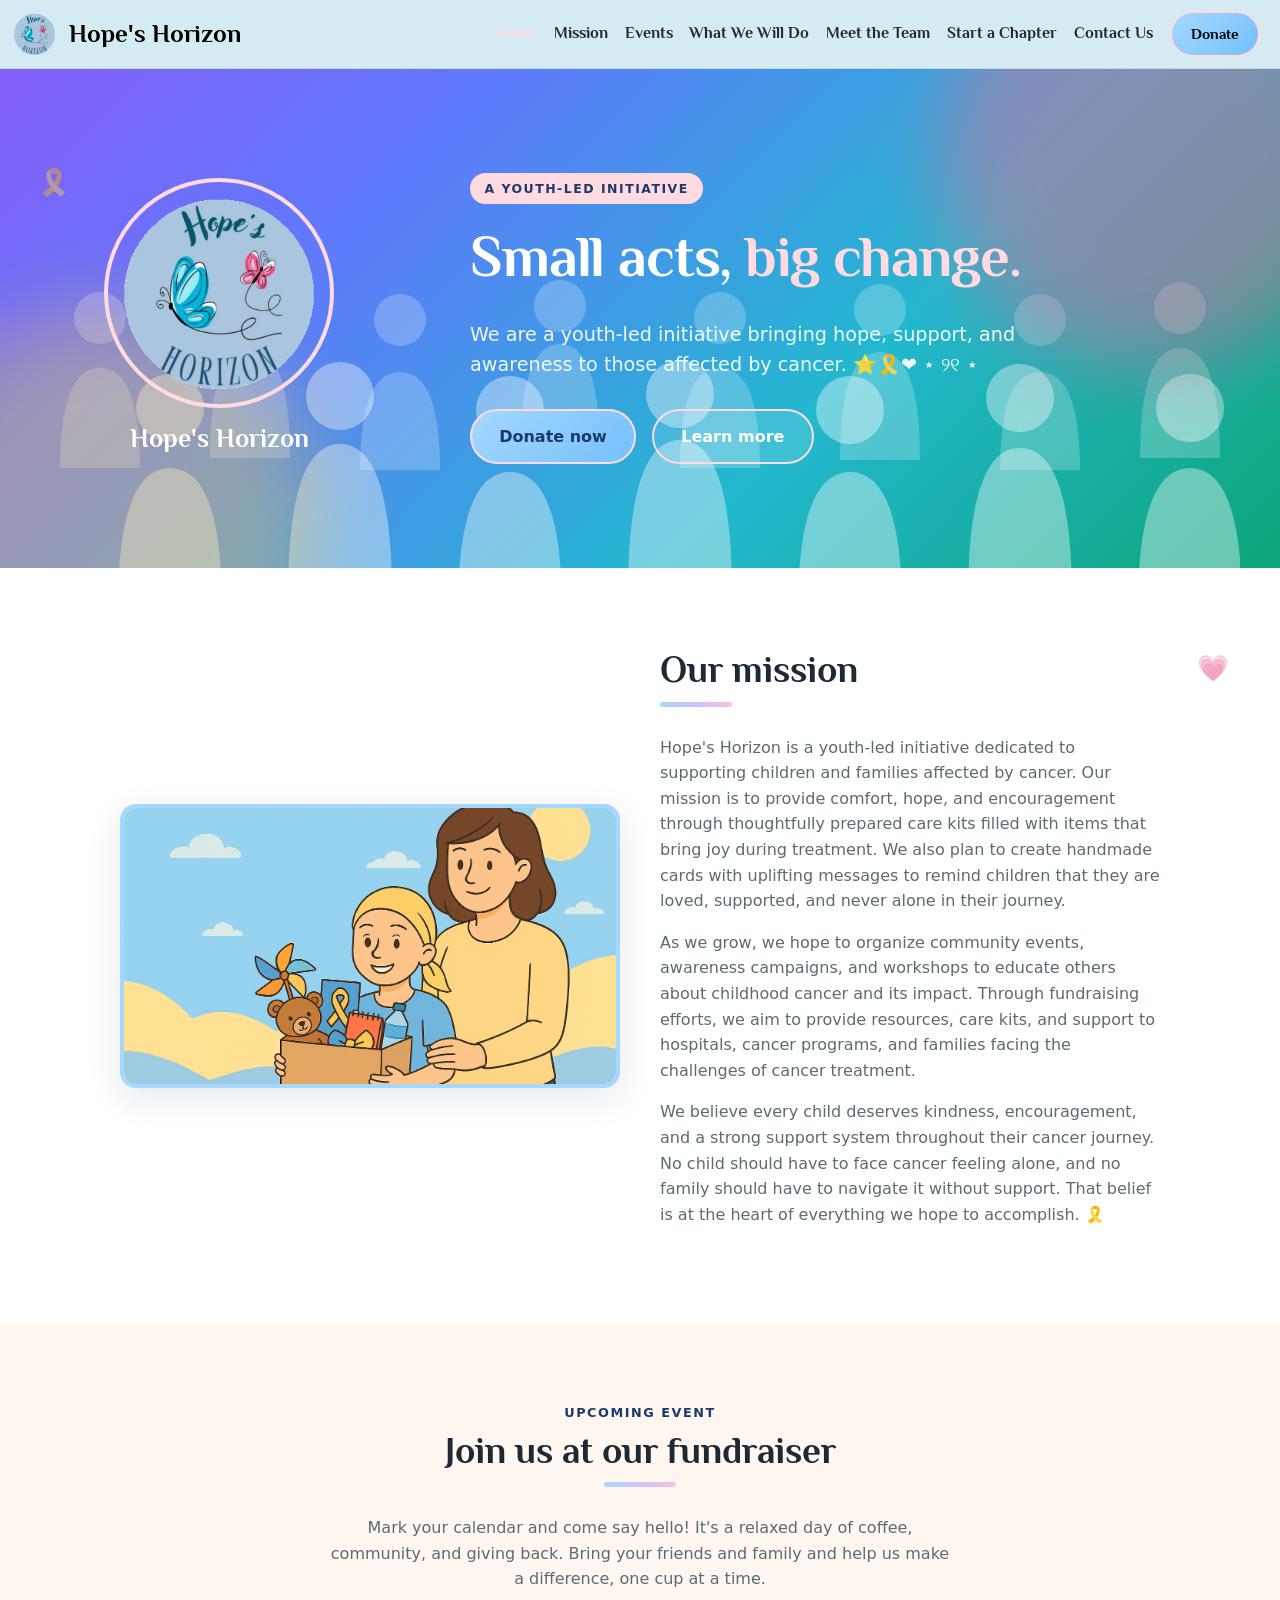
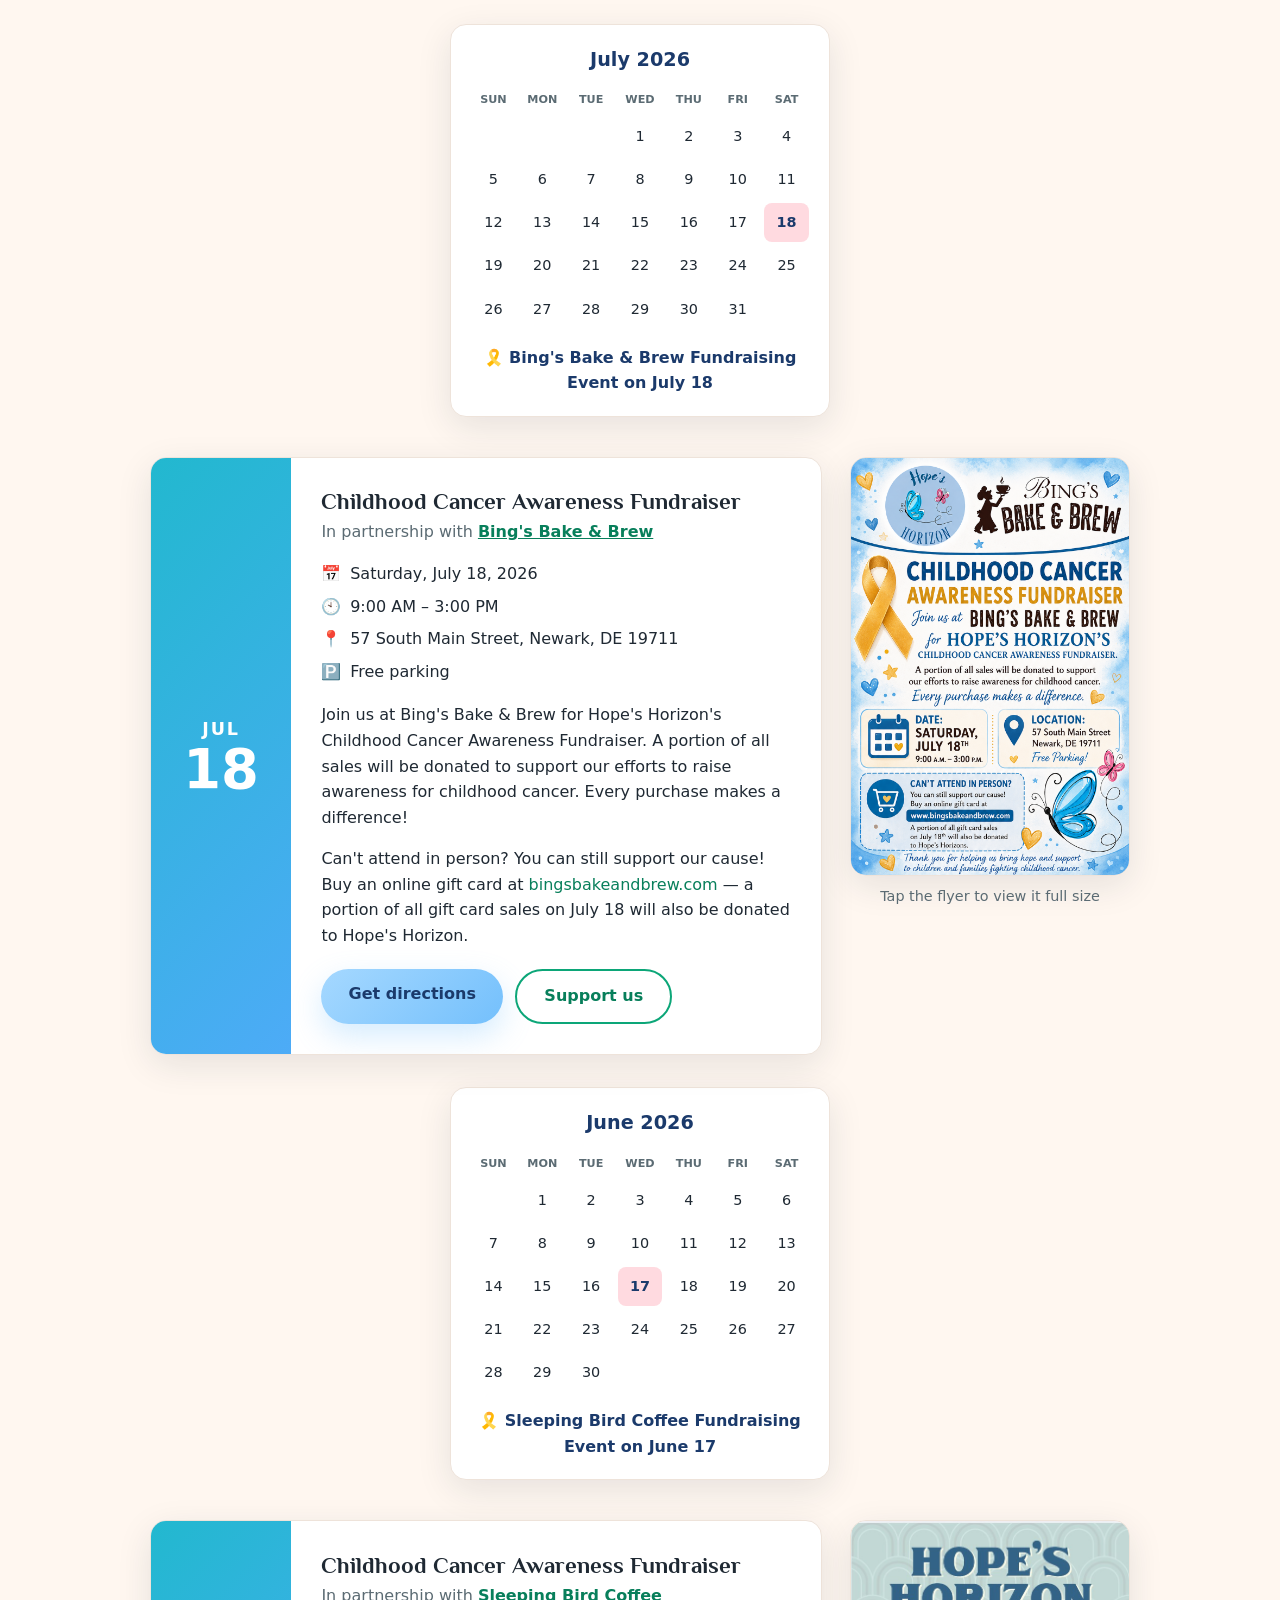
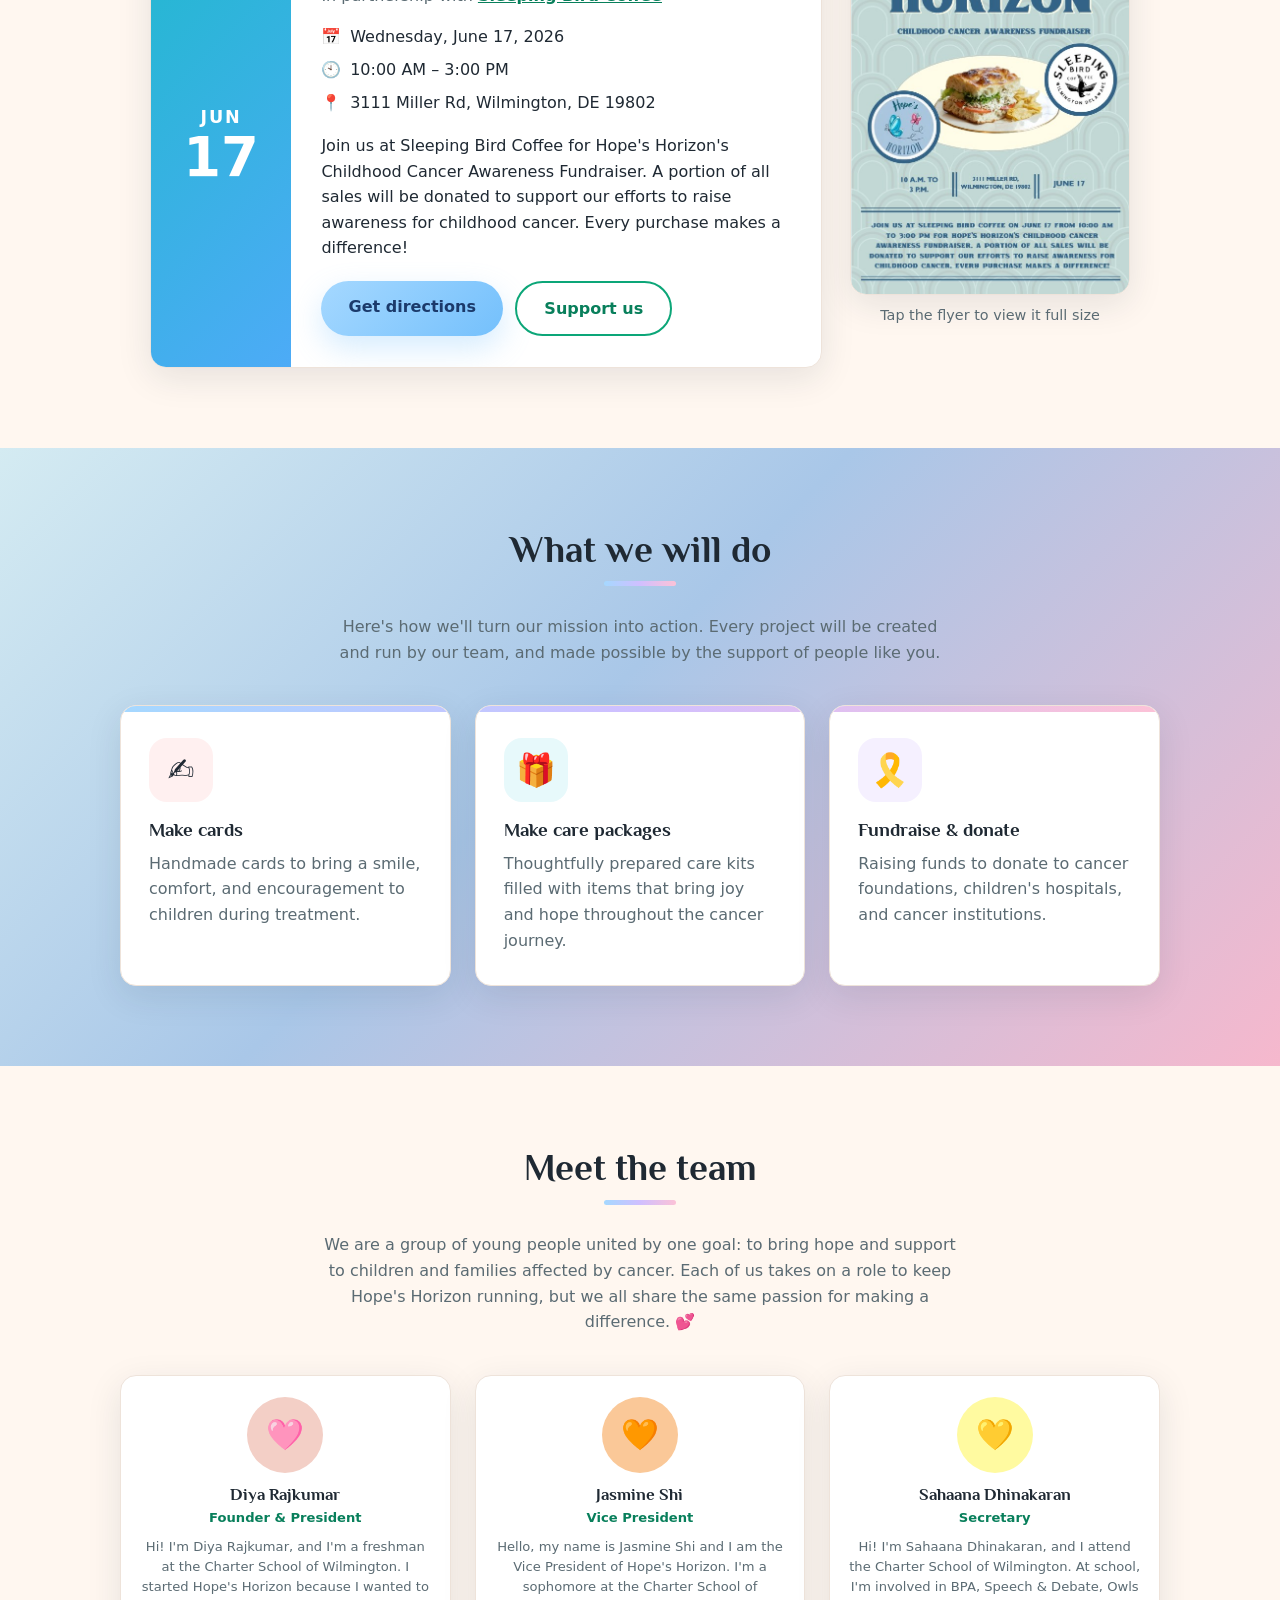
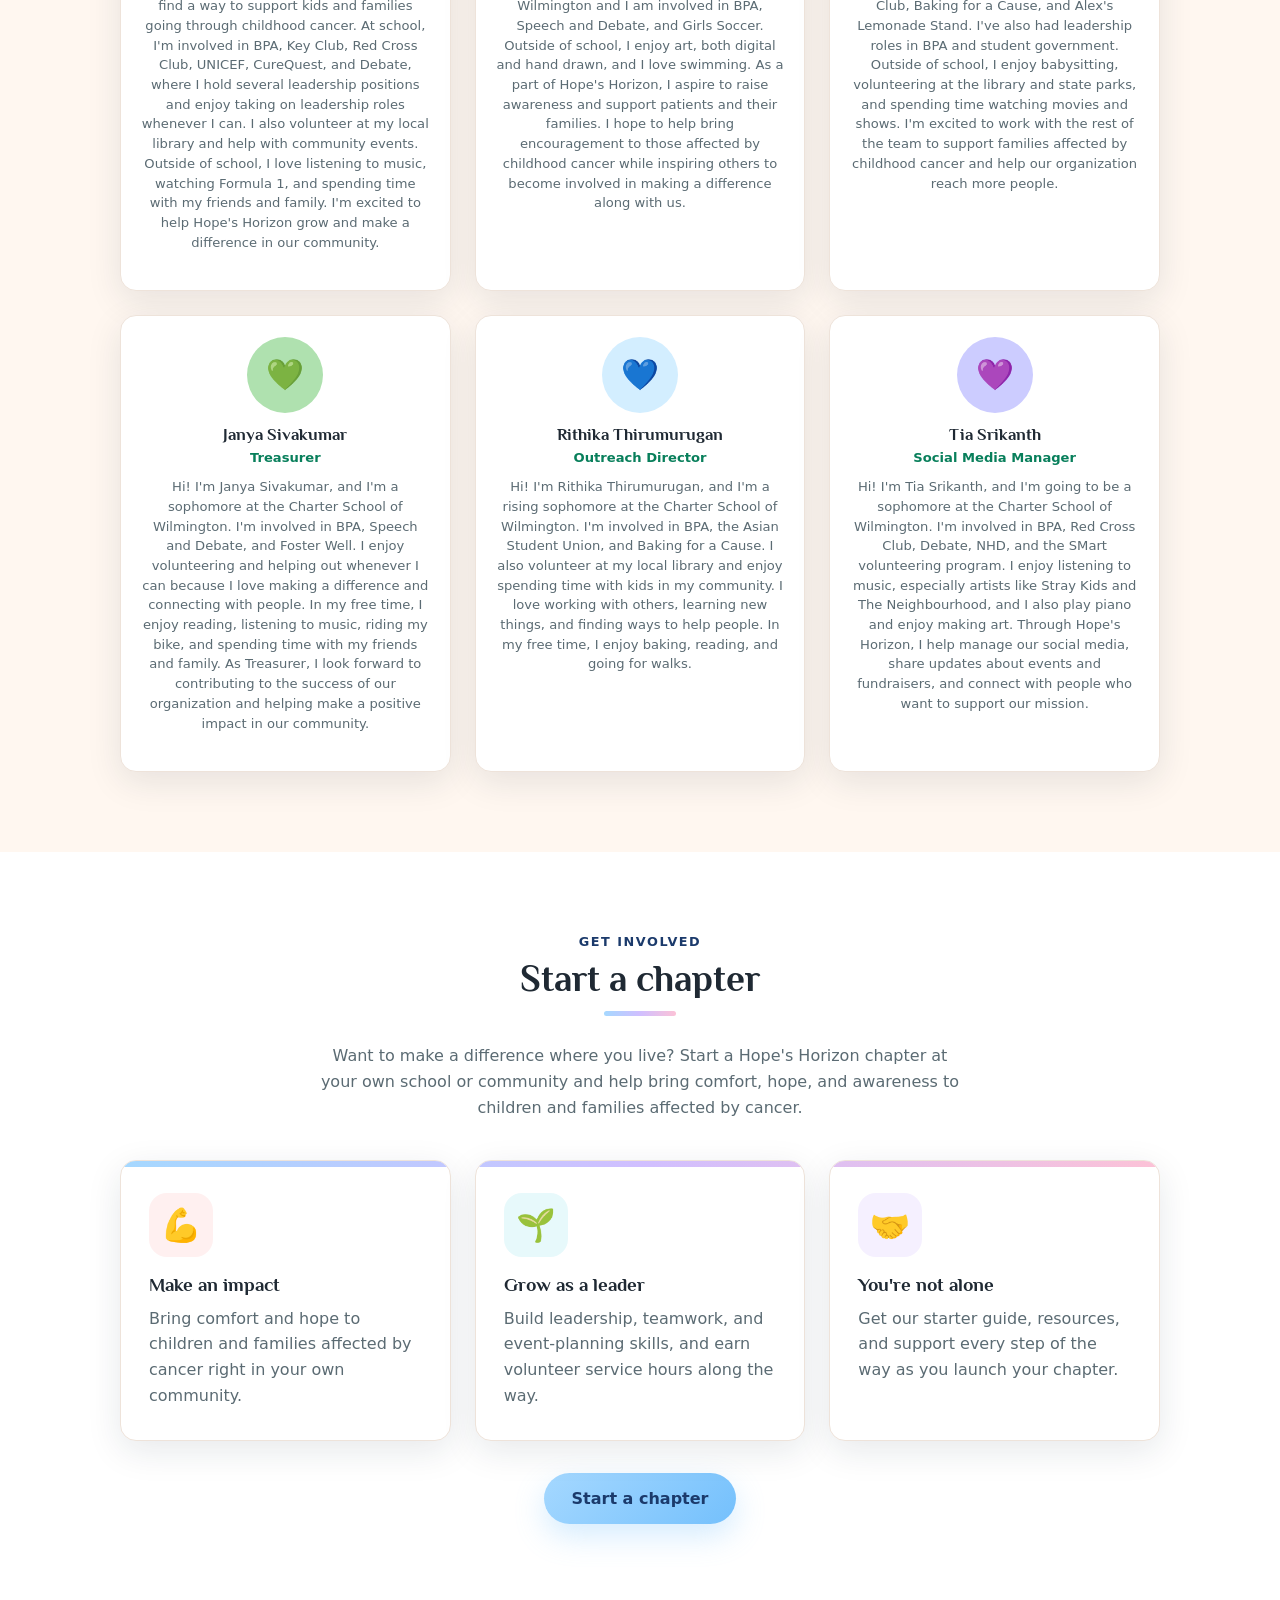
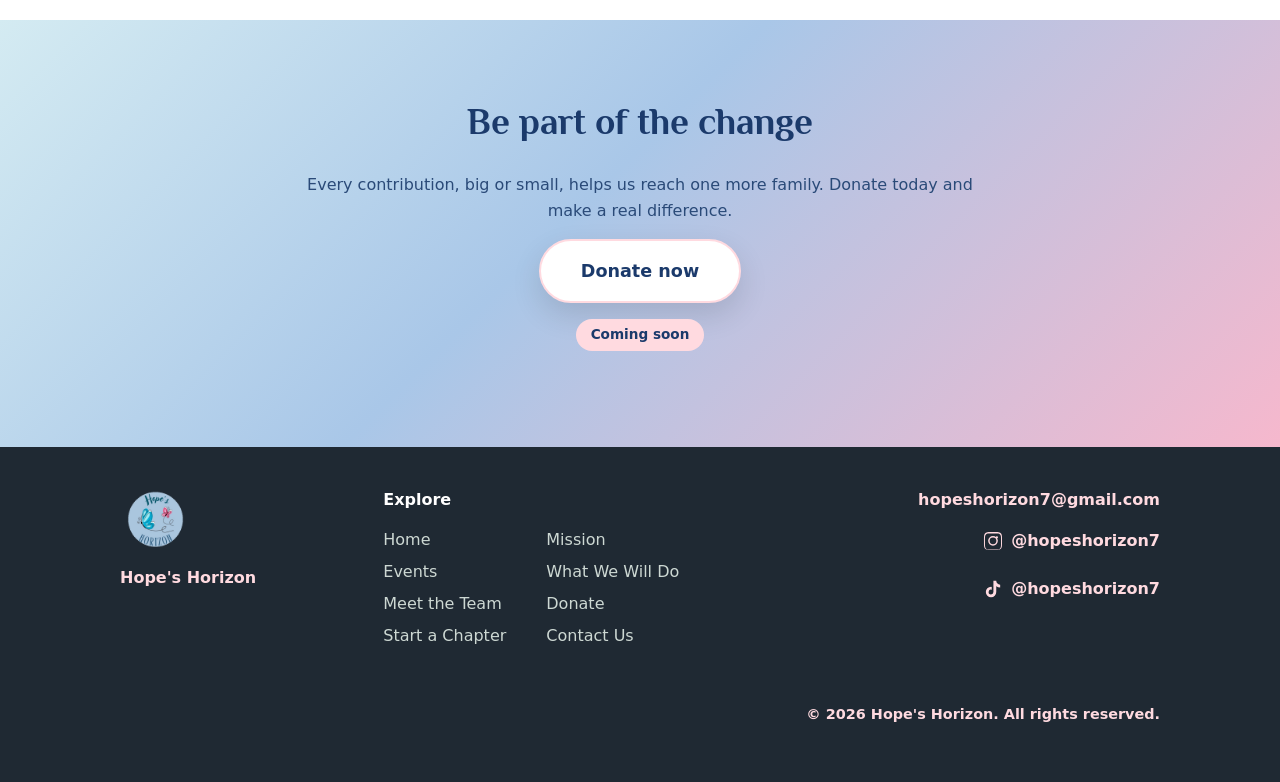
<file: website/index.html>
<!DOCTYPE html>
<html lang="en">
<head>
  <meta charset="UTF-8" />
  <meta name="viewport" content="width=device-width, initial-scale=1.0" />
  <title>Hope's Horizon</title>
  <meta name="description" content="Hope's Horizon is a youth-led initiative bringing hope, support, and awareness to those affected by cancer." />

  <meta property="og:title" content="Hope's Horizon" />
  <meta property="og:description" content="A youth-led initiative bringing hope, support, and awareness to those affected by cancer." />
  <meta property="og:type" content="website" />

  <link rel="icon" type="image/png" href="images/favicon.png?v=3" />
  <link rel="preconnect" href="https://fonts.googleapis.com" />
  <link rel="preconnect" href="https://fonts.gstatic.com" crossorigin />
  <link href="https://fonts.googleapis.com/css2?family=Philosopher:wght@400;700&display=swap" rel="stylesheet" />
  <link rel="stylesheet" href="styles.css" />
</head>
<body>
  <!-- ===== Loading screen ===== -->
  <div id="loader" class="loader" aria-hidden="true">
    <img src="images/logo.png" alt="Hope's Horizon" class="loader-logo" />
  </div>

  <!-- ===== Header / Navigation ===== -->
  <header class="site-header" id="top">
    <div class="container header-inner">
      <a href="#top" class="logo" aria-label="Hope's Horizon home">
        <img class="logo-img" src="images/logo.png" alt="Hope's Horizon logo" />
        <span class="logo-text">Hope's&nbsp;Horizon</span>
      </a>

      <button class="nav-toggle" aria-label="Open menu" aria-expanded="false">
        <span></span><span></span><span></span>
      </button>

      <nav class="nav" id="nav">
        <a href="index.html" class="active">Home</a>
        <a href="mission.html">Mission</a>
        <a href="events.html">Events</a>
        <a href="what-we-will-do.html">What We Will Do</a>
        <a href="meet-the-team.html">Meet the Team</a>
        <a href="start-a-chapter.html">Start a Chapter</a>
        <a href="contact.html">Contact Us</a>
        <a href="donate.html" class="btn btn-small btn-donate">Donate</a>
      </nav>
    </div>
  </header>

  <main>
    <!-- ===== Hero ===== -->
    <section class="hero" id="home">
      <div class="container hero-inner hero-grid">
        <div class="hero-logo">
          <div class="hero-logo-box">
            <img src="images/logo.png" alt="Hope's Horizon logo" />
          </div>
          <p class="hero-logo-name">Hope's Horizon</p>
        </div>
        <div class="hero-text">
          <p class="eyebrow">A youth-led initiative</p>
          <h1>Small acts, <span class="accent">big change.</span></h1>
          <p class="lead">
            We are a youth-led initiative bringing hope, support, and awareness to
            those affected by cancer. ⭐️🎗️❤️ ⋆ ୨୧ ⋆
          </p>
          <div class="hero-actions">
            <a href="#donate" class="btn btn-donate">Donate now</a>
            <a href="#mission" class="btn btn-ghost">Learn more</a>
          </div>
        </div>
      </div>
    </section>

    <!-- ===== Mission ===== -->
    <section class="section" id="mission">
      <div class="container mission-grid">
        <img class="mission-img"
             src="images/mission.png"
             alt="An illustration of a child and her mother, supported on their cancer journey." />
        <div class="mission-text">
          <h2>Our mission</h2>
          <p class="muted">
            Hope's Horizon is a youth-led initiative dedicated to supporting
            children and families affected by cancer. Our mission is to provide
            comfort, hope, and encouragement through thoughtfully prepared care
            kits filled with items that bring joy during treatment. We also plan
            to create handmade cards with uplifting messages to remind children
            that they are loved, supported, and never alone in their journey.
          </p>
          <p class="muted">
            As we grow, we hope to organize community events, awareness campaigns,
            and workshops to educate others about childhood cancer and its impact.
            Through fundraising efforts, we aim to provide resources, care kits,
            and support to hospitals, cancer programs, and families facing the
            challenges of cancer treatment.
          </p>
          <p class="muted">
            We believe every child deserves kindness, encouragement, and a strong
            support system throughout their cancer journey. No child should have to
            face cancer feeling alone, and no family should have to navigate it
            without support. That belief is at the heart of everything we hope to
            accomplish. 🎗️
          </p>
        </div>
      </div>
    </section>

    <!-- ===== Upcoming Event ===== -->
    <section class="section alt" id="event">
      <div class="container">
        <p class="section-eyebrow center">Upcoming event</p>
        <h2 class="center">Join us at our fundraiser</h2>
        <p class="center muted" style="max-width:620px;margin:0 auto;">
          Mark your calendar and come say hello! It's a relaxed day of coffee,
          community, and giving back. Bring your friends and family and help us
          make a difference, one cup at a time.
        </p>

        <!-- July 2026 calendar with the event highlighted -->
        <div class="calendar">
          <div class="cal-header">July 2026</div>
          <div class="cal-grid">
            <span class="cal-dow">Sun</span>
            <span class="cal-dow">Mon</span>
            <span class="cal-dow">Tue</span>
            <span class="cal-dow">Wed</span>
            <span class="cal-dow">Thu</span>
            <span class="cal-dow">Fri</span>
            <span class="cal-dow">Sat</span>

            <span class="cal-empty"></span>
            <span class="cal-empty"></span>
            <span class="cal-empty"></span>
            <span class="cal-day">1</span>
            <span class="cal-day">2</span>
            <span class="cal-day">3</span>
            <span class="cal-day">4</span>

            <span class="cal-day">5</span>
            <span class="cal-day">6</span>
            <span class="cal-day">7</span>
            <span class="cal-day">8</span>
            <span class="cal-day">9</span>
            <span class="cal-day">10</span>
            <span class="cal-day">11</span>

            <span class="cal-day">12</span>
            <span class="cal-day">13</span>
            <span class="cal-day">14</span>
            <span class="cal-day">15</span>
            <span class="cal-day">16</span>
            <span class="cal-day">17</span>
            <span class="cal-day cal-event" title="Bing's Bake &amp; Brew Fundraising Event">18</span>

            <span class="cal-day">19</span>
            <span class="cal-day">20</span>
            <span class="cal-day">21</span>
            <span class="cal-day">22</span>
            <span class="cal-day">23</span>
            <span class="cal-day">24</span>
            <span class="cal-day">25</span>

            <span class="cal-day">26</span>
            <span class="cal-day">27</span>
            <span class="cal-day">28</span>
            <span class="cal-day">29</span>
            <span class="cal-day">30</span>
            <span class="cal-day">31</span>
          </div>
          <p class="cal-note">🎗️ Bing's Bake &amp; Brew Fundraising Event on July 18</p>
        </div>

        <div class="event-row">
        <div class="event-card">
          <div class="event-date">
            <span class="event-month">Jul</span>
            <span class="event-day">18</span>
          </div>
          <div class="event-body">
            <h3>Childhood Cancer Awareness Fundraiser</h3>
            <p class="event-host">In partnership with <a href="https://www.bingsbakeandbrew.com/" target="_blank" rel="noopener"><strong>Bing's Bake &amp; Brew</strong></a></p>

            <ul class="event-meta">
              <li><span aria-hidden="true">📅</span> Saturday, July 18, 2026</li>
              <li><span aria-hidden="true">🕙</span> 9:00&nbsp;AM – 3:00&nbsp;PM</li>
              <li><span aria-hidden="true">📍</span> 57 South Main Street, Newark, DE 19711</li>
              <li><span aria-hidden="true">🅿️</span> Free parking</li>
            </ul>

            <p>
              Join us at Bing's Bake &amp; Brew for Hope's Horizon's Childhood Cancer
              Awareness Fundraiser. A portion of all sales will be donated to support
              our efforts to raise awareness for childhood cancer. Every purchase
              makes a difference!
            </p>
            <p>
              Can't attend in person? You can still support our cause! Buy an online
              gift card at <a href="https://www.bingsbakeandbrew.com/" target="_blank" rel="noopener">bingsbakeandbrew.com</a> —
              a portion of all gift card sales on July 18 will also be donated to
              Hope's Horizon.
            </p>

            <div class="event-actions">
              <a class="btn" href="https://www.google.com/maps/search/?api=1&amp;query=57+South+Main+Street+Newark+DE+19711" target="_blank" rel="noopener">Get directions</a>
              <a class="btn btn-ghost" href="#donate">Support us</a>
            </div>
          </div>
        </div>

        <figure class="event-flyer">
          <a href="images/bings-bake-brew-flyer.jpg" target="_blank" rel="noopener">
            <img src="images/bings-bake-brew-flyer.jpg"
                 alt="Hope's Horizon Childhood Cancer Awareness Fundraiser flyer for Bing's Bake & Brew, Saturday July 18, 9 AM to 3 PM, 57 South Main Street, Newark, DE 19711." />
          </a>
          <figcaption class="muted small">Tap the flyer to view it full size</figcaption>
        </figure>
        </div>

        <!-- June 2026 calendar with the event highlighted -->
        <div class="calendar">
          <div class="cal-header">June 2026</div>
          <div class="cal-grid">
            <span class="cal-dow">Sun</span>
            <span class="cal-dow">Mon</span>
            <span class="cal-dow">Tue</span>
            <span class="cal-dow">Wed</span>
            <span class="cal-dow">Thu</span>
            <span class="cal-dow">Fri</span>
            <span class="cal-dow">Sat</span>

            <span class="cal-empty"></span>
            <span class="cal-day">1</span>
            <span class="cal-day">2</span>
            <span class="cal-day">3</span>
            <span class="cal-day">4</span>
            <span class="cal-day">5</span>
            <span class="cal-day">6</span>

            <span class="cal-day">7</span>
            <span class="cal-day">8</span>
            <span class="cal-day">9</span>
            <span class="cal-day">10</span>
            <span class="cal-day">11</span>
            <span class="cal-day">12</span>
            <span class="cal-day">13</span>

            <span class="cal-day">14</span>
            <span class="cal-day">15</span>
            <span class="cal-day">16</span>
            <span class="cal-day cal-event" title="Sleeping Bird Coffee Fundraising Event">17</span>
            <span class="cal-day">18</span>
            <span class="cal-day">19</span>
            <span class="cal-day">20</span>

            <span class="cal-day">21</span>
            <span class="cal-day">22</span>
            <span class="cal-day">23</span>
            <span class="cal-day">24</span>
            <span class="cal-day">25</span>
            <span class="cal-day">26</span>
            <span class="cal-day">27</span>

            <span class="cal-day">28</span>
            <span class="cal-day">29</span>
            <span class="cal-day">30</span>
          </div>
          <p class="cal-note">🎗️ Sleeping Bird Coffee Fundraising Event on June 17</p>
        </div>

        <div class="event-row">
        <div class="event-card">
          <div class="event-date">
            <span class="event-month">Jun</span>
            <span class="event-day">17</span>
          </div>
          <div class="event-body">
            <h3>Childhood Cancer Awareness Fundraiser</h3>
            <p class="event-host">In partnership with <a href="https://www.sleepingbirdcoffee.com/" target="_blank" rel="noopener"><strong>Sleeping Bird Coffee</strong></a></p>

            <ul class="event-meta">
              <li><span aria-hidden="true">📅</span> Wednesday, June 17, 2026</li>
              <li><span aria-hidden="true">🕙</span> 10:00&nbsp;AM – 3:00&nbsp;PM</li>
              <li><span aria-hidden="true">📍</span> 3111 Miller Rd, Wilmington, DE 19802</li>
            </ul>

            <p>
              Join us at Sleeping Bird Coffee for Hope's Horizon's Childhood Cancer
              Awareness Fundraiser. A portion of all sales will be donated to support
              our efforts to raise awareness for childhood cancer. Every purchase
              makes a difference!
            </p>

            <div class="event-actions">
              <a class="btn" href="https://www.google.com/maps/search/?api=1&amp;query=3111+Miller+Rd+Wilmington+DE+19802" target="_blank" rel="noopener">Get directions</a>
              <a class="btn btn-ghost" href="#donate">Support us</a>
            </div>
          </div>
        </div>

        <figure class="event-flyer">
          <a href="images/fundraiser-flyer.jpg" target="_blank" rel="noopener">
            <img src="images/fundraiser-flyer.jpg"
                 alt="Hope's Horizon Childhood Cancer Awareness Fundraiser flyer for Sleeping Bird Coffee, June 17, 10 AM to 3 PM, 3111 Miller Rd, Wilmington, DE 19802." />
          </a>
          <figcaption class="muted small">Tap the flyer to view it full size</figcaption>
        </figure>
        </div>
      </div>
    </section>

    <!-- ===== What We Will Do ===== -->
    <section class="section" id="work">
      <div class="container">
        <h2 class="center">What we will do</h2>
        <p class="center muted" style="max-width:620px;margin:0 auto 0;">
          Here's how we'll turn our mission into action. Every project will be
          created and run by our team, and made possible by the support of people
          like you.
        </p>
        <div class="cards">
          <article class="card">
            <div class="card-icon" aria-hidden="true">✍️</div>
            <h3>Make cards</h3>
            <p>Handmade cards to bring a smile, comfort, and encouragement to children during treatment.</p>
          </article>
          <article class="card">
            <div class="card-icon" aria-hidden="true">🎁</div>
            <h3>Make care packages</h3>
            <p>Thoughtfully prepared care kits filled with items that bring joy and hope throughout the cancer journey.</p>
          </article>
          <article class="card">
            <div class="card-icon" aria-hidden="true">🎗️</div>
            <h3>Fundraise &amp; donate</h3>
            <p>Raising funds to donate to cancer foundations, children's hospitals, and cancer institutions.</p>
          </article>
        </div>
      </div>
    </section>

    <!-- ===== Meet the Team ===== -->
    <section class="section alt" id="team">
      <div class="container">
        <h2 class="center">Meet the team</h2>
        <p class="center muted" style="max-width:640px;margin:0 auto;">
          We are a group of young people united by one goal: to bring hope and
          support to children and families affected by cancer. Each of us takes on a
          role to keep Hope's Horizon running, but we all share the same passion for
          making a difference. 💕
        </p>

        <div class="team-grid">
          <article class="team-card">
            <div class="team-photo" aria-hidden="true">🩷</div>
            <h3>Diya Rajkumar</h3>
            <p class="team-role">Founder &amp; President</p>
            <p>Hi! I'm Diya Rajkumar, and I'm a freshman at the Charter School of Wilmington. I started Hope's Horizon because I wanted to find a way to support kids and families going through childhood cancer. At school, I'm involved in BPA, Key Club, Red Cross Club, UNICEF, CureQuest, and Debate, where I hold several leadership positions and enjoy taking on leadership roles whenever I can. I also volunteer at my local library and help with community events. Outside of school, I love listening to music, watching Formula 1, and spending time with my friends and family. I'm excited to help Hope's Horizon grow and make a difference in our community.</p>
          </article>

          <article class="team-card">
            <div class="team-photo" aria-hidden="true">🧡</div>
            <h3>Jasmine Shi</h3>
            <p class="team-role">Vice President</p>
            <p>Hello, my name is Jasmine Shi and I am the Vice President of Hope's Horizon. I'm a sophomore at the Charter School of Wilmington and I am involved in BPA, Speech and Debate, and Girls Soccer. Outside of school, I enjoy art, both digital and hand drawn, and I love swimming. As a part of Hope's Horizon, I aspire to raise awareness and support patients and their families. I hope to help bring encouragement to those affected by childhood cancer while inspiring others to become involved in making a difference along with us.</p>
          </article>

          <article class="team-card">
            <div class="team-photo" aria-hidden="true">💛</div>
            <h3>Sahaana Dhinakaran</h3>
            <p class="team-role">Secretary</p>
            <p>Hi! I'm Sahaana Dhinakaran, and I attend the Charter School of Wilmington. At school, I'm involved in BPA, Speech &amp; Debate, Owls Club, Baking for a Cause, and Alex's Lemonade Stand. I've also had leadership roles in BPA and student government. Outside of school, I enjoy babysitting, volunteering at the library and state parks, and spending time watching movies and shows. I'm excited to work with the rest of the team to support families affected by childhood cancer and help our organization reach more people.</p>
          </article>

          <article class="team-card">
            <div class="team-photo" aria-hidden="true">💚</div>
            <h3>Janya Sivakumar</h3>
            <p class="team-role">Treasurer</p>
            <p>Hi! I'm Janya Sivakumar, and I'm a sophomore at the Charter School of Wilmington. I'm involved in BPA, Speech and Debate, and Foster Well. I enjoy volunteering and helping out whenever I can because I love making a difference and connecting with people. In my free time, I enjoy reading, listening to music, riding my bike, and spending time with my friends and family. As Treasurer, I look forward to contributing to the success of our organization and helping make a positive impact in our community.</p>
          </article>

          <article class="team-card">
            <div class="team-photo" aria-hidden="true">💙</div>
            <h3>Rithika Thirumurugan</h3>
            <p class="team-role">Outreach Director</p>
            <p>Hi! I'm Rithika Thirumurugan, and I'm a rising sophomore at the Charter School of Wilmington. I'm involved in BPA, the Asian Student Union, and Baking for a Cause. I also volunteer at my local library and enjoy spending time with kids in my community. I love working with others, learning new things, and finding ways to help people. In my free time, I enjoy baking, reading, and going for walks.</p>
          </article>

          <article class="team-card">
            <div class="team-photo" aria-hidden="true">💜</div>
            <h3>Tia Srikanth</h3>
            <p class="team-role">Social Media Manager</p>
            <p>Hi! I'm Tia Srikanth, and I'm going to be a sophomore at the Charter School of Wilmington. I'm involved in BPA, Red Cross Club, Debate, NHD, and the SMart volunteering program. I enjoy listening to music, especially artists like Stray Kids and The Neighbourhood, and I also play piano and enjoy making art. Through Hope's Horizon, I help manage our social media, share updates about events and fundraisers, and connect with people who want to support our mission.</p>
          </article>
        </div>
      </div>
    </section>

    <!-- ===== Start a Chapter ===== -->
    <section class="section" id="start-chapter">
      <div class="container">
        <p class="section-eyebrow center">Get involved</p>
        <h2 class="center">Start a chapter</h2>
        <p class="center muted" style="max-width:640px;margin:0 auto;">
          Want to make a difference where you live? Start a Hope's Horizon chapter
          at your own school or community and help bring comfort, hope, and
          awareness to children and families affected by cancer.
        </p>

        <div class="cards">
          <article class="card">
            <div class="card-icon" aria-hidden="true">💪</div>
            <h3>Make an impact</h3>
            <p>Bring comfort and hope to children and families affected by cancer right in your own community.</p>
          </article>
          <article class="card">
            <div class="card-icon" aria-hidden="true">🌱</div>
            <h3>Grow as a leader</h3>
            <p>Build leadership, teamwork, and event-planning skills, and earn volunteer service hours along the way.</p>
          </article>
          <article class="card">
            <div class="card-icon" aria-hidden="true">🤝</div>
            <h3>You're not alone</h3>
            <p>Get our starter guide, resources, and support every step of the way as you launch your chapter.</p>
          </article>
        </div>

        <p class="center" style="margin-top:2rem;">
          <a href="start-a-chapter.html" class="btn">Start a chapter</a>
        </p>
      </div>
    </section>

    <!-- ===== Donate CTA ===== -->
    <section class="cta" id="donate">
      <div class="container narrow center">
        <h2>Be part of the change</h2>
        <p>
          Every contribution, big or small, helps us reach one more family.
          Donate today and make a real difference.
        </p>
        <!-- Replace # with your payment link (PayPal, Stripe, bank details, etc.) -->
        <a href="#" class="btn btn-large btn-donate">Donate now</a>
        <p class="fine"><span class="coming-soon">Coming soon</span></p>
      </div>
    </section>
  </main>

  <!-- ===== Footer ===== -->
  <footer class="site-footer">
    <div class="container footer-inner">
      <div class="footer-brand">
        <span class="logo">
          <img class="logo-img logo-img-footer" src="images/logo.png" alt="Hope's Horizon logo" />
        </span>
        <p class="footer-name">Hope's Horizon</p>
      </div>

      <nav class="footer-nav" aria-label="Footer navigation">
        <h4>Explore</h4>
        <a href="index.html">Home</a>
        <a href="mission.html">Mission</a>
        <a href="events.html">Events</a>
        <a href="what-we-will-do.html">What We Will Do</a>
        <a href="meet-the-team.html">Meet the Team</a>
        <a href="donate.html">Donate</a>
        <a href="start-a-chapter.html">Start a Chapter</a>
        <a href="contact.html">Contact Us</a>
      </nav>

      <div class="footer-contact">
        <p><a href="mailto:hopeshorizon7@gmail.com">hopeshorizon7@gmail.com</a></p>
        <p>
          <a class="social-link" href="https://instagram.com/hopeshorizon7" target="_blank" rel="noopener" aria-label="Hope's Horizon on Instagram">
            <svg class="social-icon" viewBox="0 0 24 24" width="22" height="22" fill="currentColor" aria-hidden="true">
              <path d="M12 2.16c3.2 0 3.58.01 4.85.07 1.17.05 1.8.25 2.23.41.56.22.96.48 1.38.9.42.42.68.82.9 1.38.16.42.36 1.06.41 2.23.06 1.27.07 1.65.07 4.85s-.01 3.58-.07 4.85c-.05 1.17-.25 1.8-.41 2.23-.22.56-.48.96-.9 1.38-.42.42-.82.68-1.38.9-.42.16-1.06.36-2.23.41-1.27.06-1.65.07-4.85.07s-3.58-.01-4.85-.07c-1.17-.05-1.8-.25-2.23-.41a3.72 3.72 0 0 1-1.38-.9 3.72 3.72 0 0 1-.9-1.38c-.16-.42-.36-1.06-.41-2.23C2.17 15.58 2.16 15.2 2.16 12s.01-3.58.07-4.85c.05-1.17.25-1.8.41-2.23.22-.56.48-.96.9-1.38.42-.42.82-.68 1.38-.9.42-.16 1.06-.36 2.23-.41C8.42 2.17 8.8 2.16 12 2.16zm0 1.62c-3.15 0-3.5.01-4.74.07-.94.04-1.45.2-1.79.33-.45.17-.77.38-1.11.72-.34.34-.55.66-.72 1.11-.13.34-.29.85-.33 1.79-.06 1.24-.07 1.59-.07 4.74s.01 3.5.07 4.74c.04.94.2 1.45.33 1.79.17.45.38.77.72 1.11.34.34.66.55 1.11.72.34.13.85.29 1.79.33 1.24.06 1.59.07 4.74.07s3.5-.01 4.74-.07c.94-.04 1.45-.2 1.79-.33.45-.17.77-.38 1.11-.72.34-.34.55-.66.72-1.11.13-.34.29-.85.33-1.79.06-1.24.07-1.59.07-4.74s-.01-3.5-.07-4.74c-.04-.94-.2-1.45-.33-1.79a2.98 2.98 0 0 0-.72-1.11 2.98 2.98 0 0 0-1.11-.72c-.34-.13-.85-.29-1.79-.33-1.24-.06-1.59-.07-4.74-.07zm0 2.76a5.3 5.3 0 1 1 0 10.6 5.3 5.3 0 0 1 0-10.6zm0 1.62a3.68 3.68 0 1 0 0 7.36 3.68 3.68 0 0 0 0-7.36zm5.5-.21a1.24 1.24 0 1 1-2.48 0 1.24 1.24 0 0 1 2.48 0z"/>
            </svg>
            <span>@hopeshorizon7</span>
          </a>
        </p>
        <p>
          <a class="social-link social-tiktok" href="https://www.tiktok.com/@hopeshorizon7" target="_blank" rel="noopener" aria-label="Hope's Horizon on TikTok">
            <svg class="social-icon" viewBox="0 0 24 24" width="22" height="22" fill="currentColor" aria-hidden="true">
              <path d="M16.6 5.82a4.28 4.28 0 0 1-1.05-2.82h-3.1v12.4a2.59 2.59 0 0 1-2.59 2.5 2.59 2.59 0 1 1 .79-5.05V9.69a5.7 5.7 0 0 0-.79-.06A5.69 5.69 0 1 0 15.55 15.3V9.01a7.34 7.34 0 0 0 4.28 1.37V7.28a4.28 4.28 0 0 1-3.23-1.46z"/>
            </svg>
            <span>@hopeshorizon7</span>
          </a>
        </p>
        <p class="muted small">© <span id="year">2026</span> Hope's Horizon. All rights reserved.</p>
      </div>
    </div>
  </footer>

  <script src="script.js"></script>
</body>
</html>
</file>
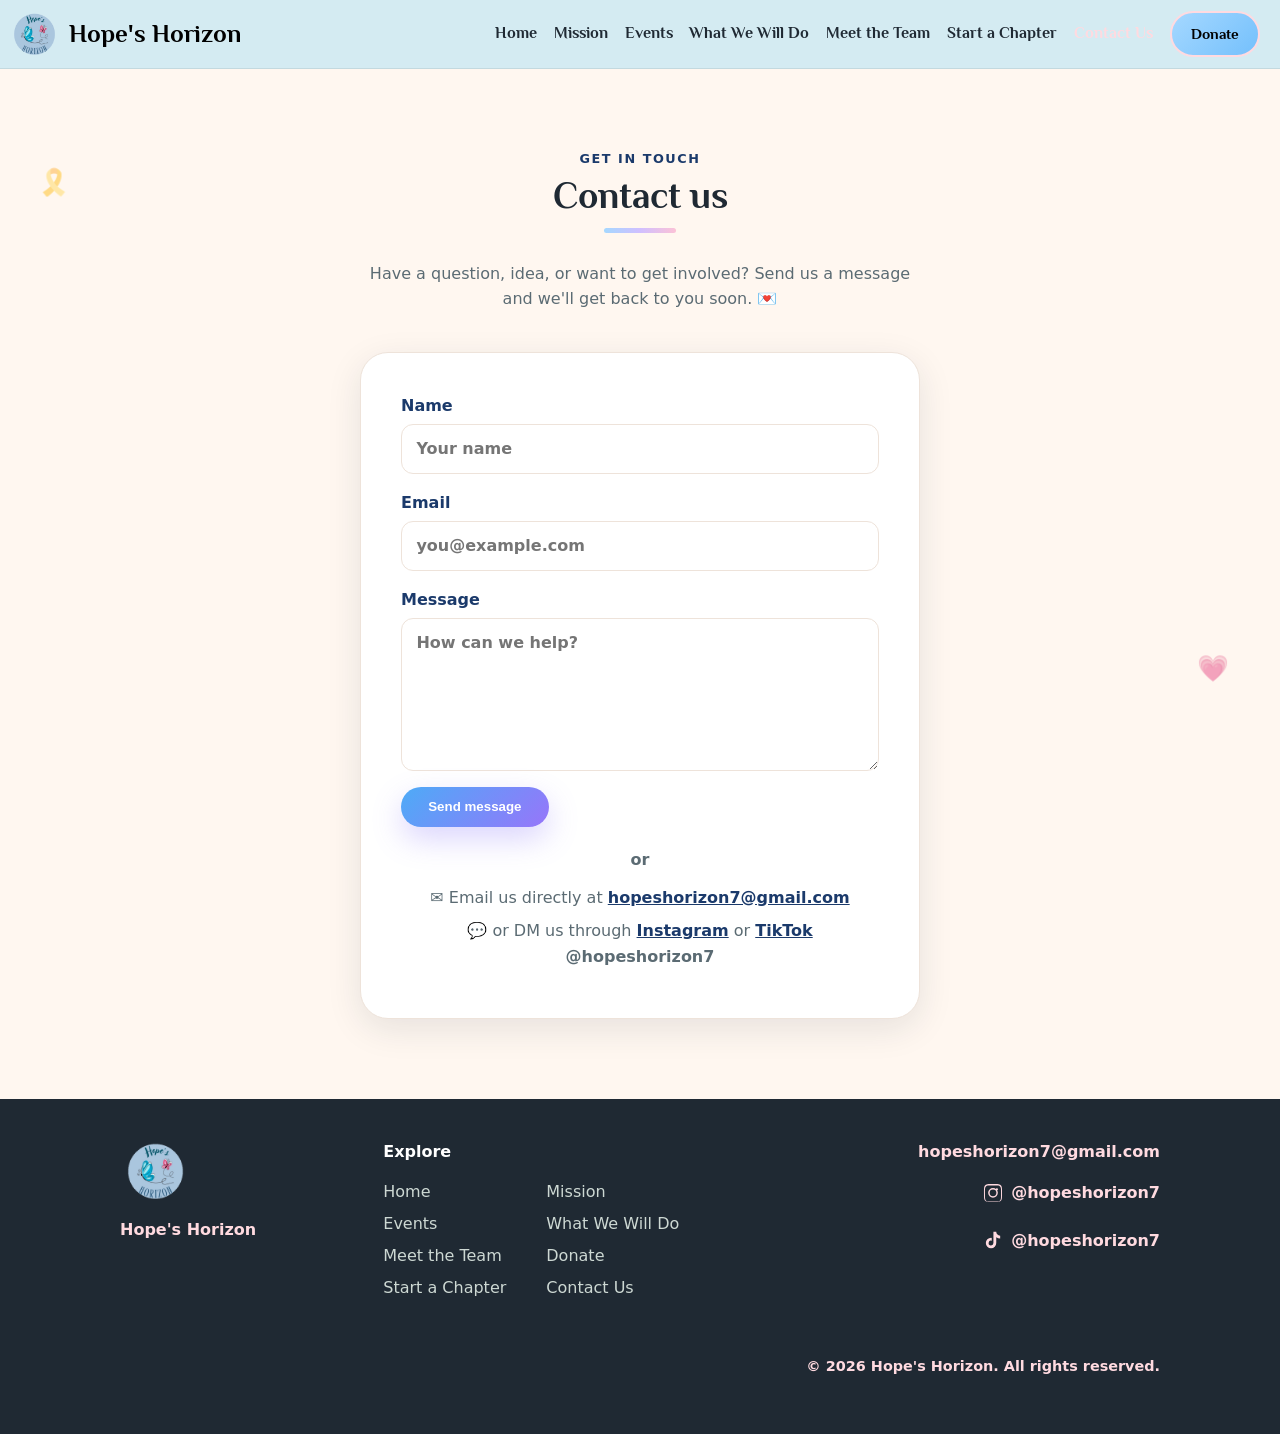
<file: website/contact.html>
<!DOCTYPE html>
<html lang="en">
<head>
  <meta charset="UTF-8" />
  <meta name="viewport" content="width=device-width, initial-scale=1.0" />
  <title>Hope's Horizon | Contact Us</title>
  <meta name="description" content="Get in touch with Hope's Horizon." />

  <link rel="icon" type="image/png" href="images/favicon.png?v=3" />
  <link rel="preconnect" href="https://fonts.googleapis.com" />
  <link rel="preconnect" href="https://fonts.gstatic.com" crossorigin />
  <link href="https://fonts.googleapis.com/css2?family=Philosopher:wght@400;700&display=swap" rel="stylesheet" />
  <link rel="stylesheet" href="styles.css" />
</head>
<body class="page-grad pg-contact">
  <!-- ===== Loading screen ===== -->
  <div id="loader" class="loader" aria-hidden="true">
    <img src="images/logo.png" alt="Hope's Horizon" class="loader-logo" />
  </div>

  <!-- ===== Header / Navigation ===== -->
  <header class="site-header" id="top">
    <div class="container header-inner">
      <a href="index.html" class="logo" aria-label="Hope's Horizon home">
        <img class="logo-img" src="images/logo.png" alt="Hope's Horizon logo" />
        <span class="logo-text">Hope's&nbsp;Horizon</span>
      </a>

      <button class="nav-toggle" aria-label="Open menu" aria-expanded="false">
        <span></span><span></span><span></span>
      </button>

      <nav class="nav" id="nav">
        <a href="index.html">Home</a>
        <a href="mission.html">Mission</a>
        <a href="events.html">Events</a>
        <a href="what-we-will-do.html">What We Will Do</a>
        <a href="meet-the-team.html">Meet the Team</a>
        <a href="start-a-chapter.html">Start a Chapter</a>
        <a href="contact.html" class="active">Contact Us</a>
        <a href="donate.html" class="btn btn-small btn-donate">Donate</a>
      </nav>
    </div>
  </header>

  <main>
    <!-- ===== Contact ===== -->
    <section class="section" id="contact">
      <div class="container">
        <p class="section-eyebrow center">Get in touch</p>
        <h2 class="center">Contact us</h2>
        <p class="center muted" style="max-width:560px;margin:0 auto;">
          Have a question, idea, or want to get involved? Send us a message and
          we'll get back to you soon. 💌
        </p>

        <div class="contact-bubble">
          <!--
            This form sends submissions to hopeshorizon7@gmail.com via FormSubmit.
            IMPORTANT: the very first time someone submits, FormSubmit emails that
            address a one-time confirmation link. Click it once to activate.
          -->
          <form class="contact-form" action="https://formsubmit.co/hopeshorizon7@gmail.com" method="POST">
            <input type="hidden" name="_subject" value="New message from the Hope's Horizon website" />
            <input type="hidden" name="_captcha" value="false" />
            <input type="hidden" name="_template" value="table" />
            <!-- honeypot to reduce spam -->
            <input type="text" name="_honey" style="display:none" />

            <label>
              Name
              <input type="text" name="name" placeholder="Your name" required />
            </label>

            <label>
              Email
              <input type="email" name="email" placeholder="you@example.com" required />
            </label>

            <label>
              Message
              <textarea name="message" rows="5" placeholder="How can we help?" required></textarea>
            </label>

            <button type="submit" class="btn">Send message</button>
          </form>

          <p class="contact-or">or</p>
          <p class="contact-alt">
            ✉️ Email us directly at
            <a href="https://mail.google.com/mail/?view=cm&amp;fs=1&amp;to=hopeshorizon7@gmail.com&amp;su=Message%20from%20the%20Hope's%20Horizon%20website" target="_blank" rel="noopener">hopeshorizon7@gmail.com</a>
          </p>
          <p class="contact-alt">
            💬 or DM us through
            <a href="https://instagram.com/hopeshorizon7" target="_blank" rel="noopener">Instagram</a>
            or
            <a href="https://www.tiktok.com/@hopeshorizon7" target="_blank" rel="noopener">TikTok</a>
            <strong>@hopeshorizon7</strong>
          </p>
        </div>
      </div>
    </section>
  </main>

  <!-- ===== Footer ===== -->
  <footer class="site-footer">
    <div class="container footer-inner">
      <div class="footer-brand">
        <span class="logo">
          <img class="logo-img logo-img-footer" src="images/logo.png" alt="Hope's Horizon logo" />
        </span>
        <p class="footer-name">Hope's Horizon</p>
      </div>

      <nav class="footer-nav" aria-label="Footer navigation">
        <h4>Explore</h4>
        <a href="index.html">Home</a>
        <a href="mission.html">Mission</a>
        <a href="events.html">Events</a>
        <a href="what-we-will-do.html">What We Will Do</a>
        <a href="meet-the-team.html">Meet the Team</a>
        <a href="donate.html">Donate</a>
        <a href="start-a-chapter.html">Start a Chapter</a>
        <a href="contact.html">Contact Us</a>
      </nav>

      <div class="footer-contact">
        <p><a href="mailto:hopeshorizon7@gmail.com">hopeshorizon7@gmail.com</a></p>
        <p>
          <a class="social-link" href="https://instagram.com/hopeshorizon7" target="_blank" rel="noopener" aria-label="Hope's Horizon on Instagram">
            <svg class="social-icon" viewBox="0 0 24 24" width="22" height="22" fill="currentColor" aria-hidden="true">
              <path d="M12 2.16c3.2 0 3.58.01 4.85.07 1.17.05 1.8.25 2.23.41.56.22.96.48 1.38.9.42.42.68.82.9 1.38.16.42.36 1.06.41 2.23.06 1.27.07 1.65.07 4.85s-.01 3.58-.07 4.85c-.05 1.17-.25 1.8-.41 2.23-.22.56-.48.96-.9 1.38-.42.42-.82.68-1.38.9-.42.16-1.06.36-2.23.41-1.27.06-1.65.07-4.85.07s-3.58-.01-4.85-.07c-1.17-.05-1.8-.25-2.23-.41a3.72 3.72 0 0 1-1.38-.9 3.72 3.72 0 0 1-.9-1.38c-.16-.42-.36-1.06-.41-2.23C2.17 15.58 2.16 15.2 2.16 12s.01-3.58.07-4.85c.05-1.17.25-1.8.41-2.23.22-.56.48-.96.9-1.38.42-.42.82-.68 1.38-.9.42-.16 1.06-.36 2.23-.41C8.42 2.17 8.8 2.16 12 2.16zm0 1.62c-3.15 0-3.5.01-4.74.07-.94.04-1.45.2-1.79.33-.45.17-.77.38-1.11.72-.34.34-.55.66-.72 1.11-.13.34-.29.85-.33 1.79-.06 1.24-.07 1.59-.07 4.74s.01 3.5.07 4.74c.04.94.2 1.45.33 1.79.17.45.38.77.72 1.11.34.34.66.55 1.11.72.34.13.85.29 1.79.33 1.24.06 1.59.07 4.74.07s3.5-.01 4.74-.07c.94-.04 1.45-.2 1.79-.33.45-.17.77-.38 1.11-.72.34-.34.55-.66.72-1.11.13-.34.29-.85.33-1.79.06-1.24.07-1.59.07-4.74s-.01-3.5-.07-4.74c-.04-.94-.2-1.45-.33-1.79a2.98 2.98 0 0 0-.72-1.11 2.98 2.98 0 0 0-1.11-.72c-.34-.13-.85-.29-1.79-.33-1.24-.06-1.59-.07-4.74-.07zm0 2.76a5.3 5.3 0 1 1 0 10.6 5.3 5.3 0 0 1 0-10.6zm0 1.62a3.68 3.68 0 1 0 0 7.36 3.68 3.68 0 0 0 0-7.36zm5.5-.21a1.24 1.24 0 1 1-2.48 0 1.24 1.24 0 0 1 2.48 0z"/>
            </svg>
            <span>@hopeshorizon7</span>
          </a>
        </p>
        <p>
          <a class="social-link social-tiktok" href="https://www.tiktok.com/@hopeshorizon7" target="_blank" rel="noopener" aria-label="Hope's Horizon on TikTok">
            <svg class="social-icon" viewBox="0 0 24 24" width="22" height="22" fill="currentColor" aria-hidden="true">
              <path d="M16.6 5.82a4.28 4.28 0 0 1-1.05-2.82h-3.1v12.4a2.59 2.59 0 0 1-2.59 2.5 2.59 2.59 0 1 1 .79-5.05V9.69a5.7 5.7 0 0 0-.79-.06A5.69 5.69 0 1 0 15.55 15.3V9.01a7.34 7.34 0 0 0 4.28 1.37V7.28a4.28 4.28 0 0 1-3.23-1.46z"/>
            </svg>
            <span>@hopeshorizon7</span>
          </a>
        </p>
        <p class="muted small">© <span id="year">2026</span> Hope's Horizon. All rights reserved.</p>
      </div>
    </div>
  </footer>

  <script src="script.js"></script>
</body>
</html>
</file>
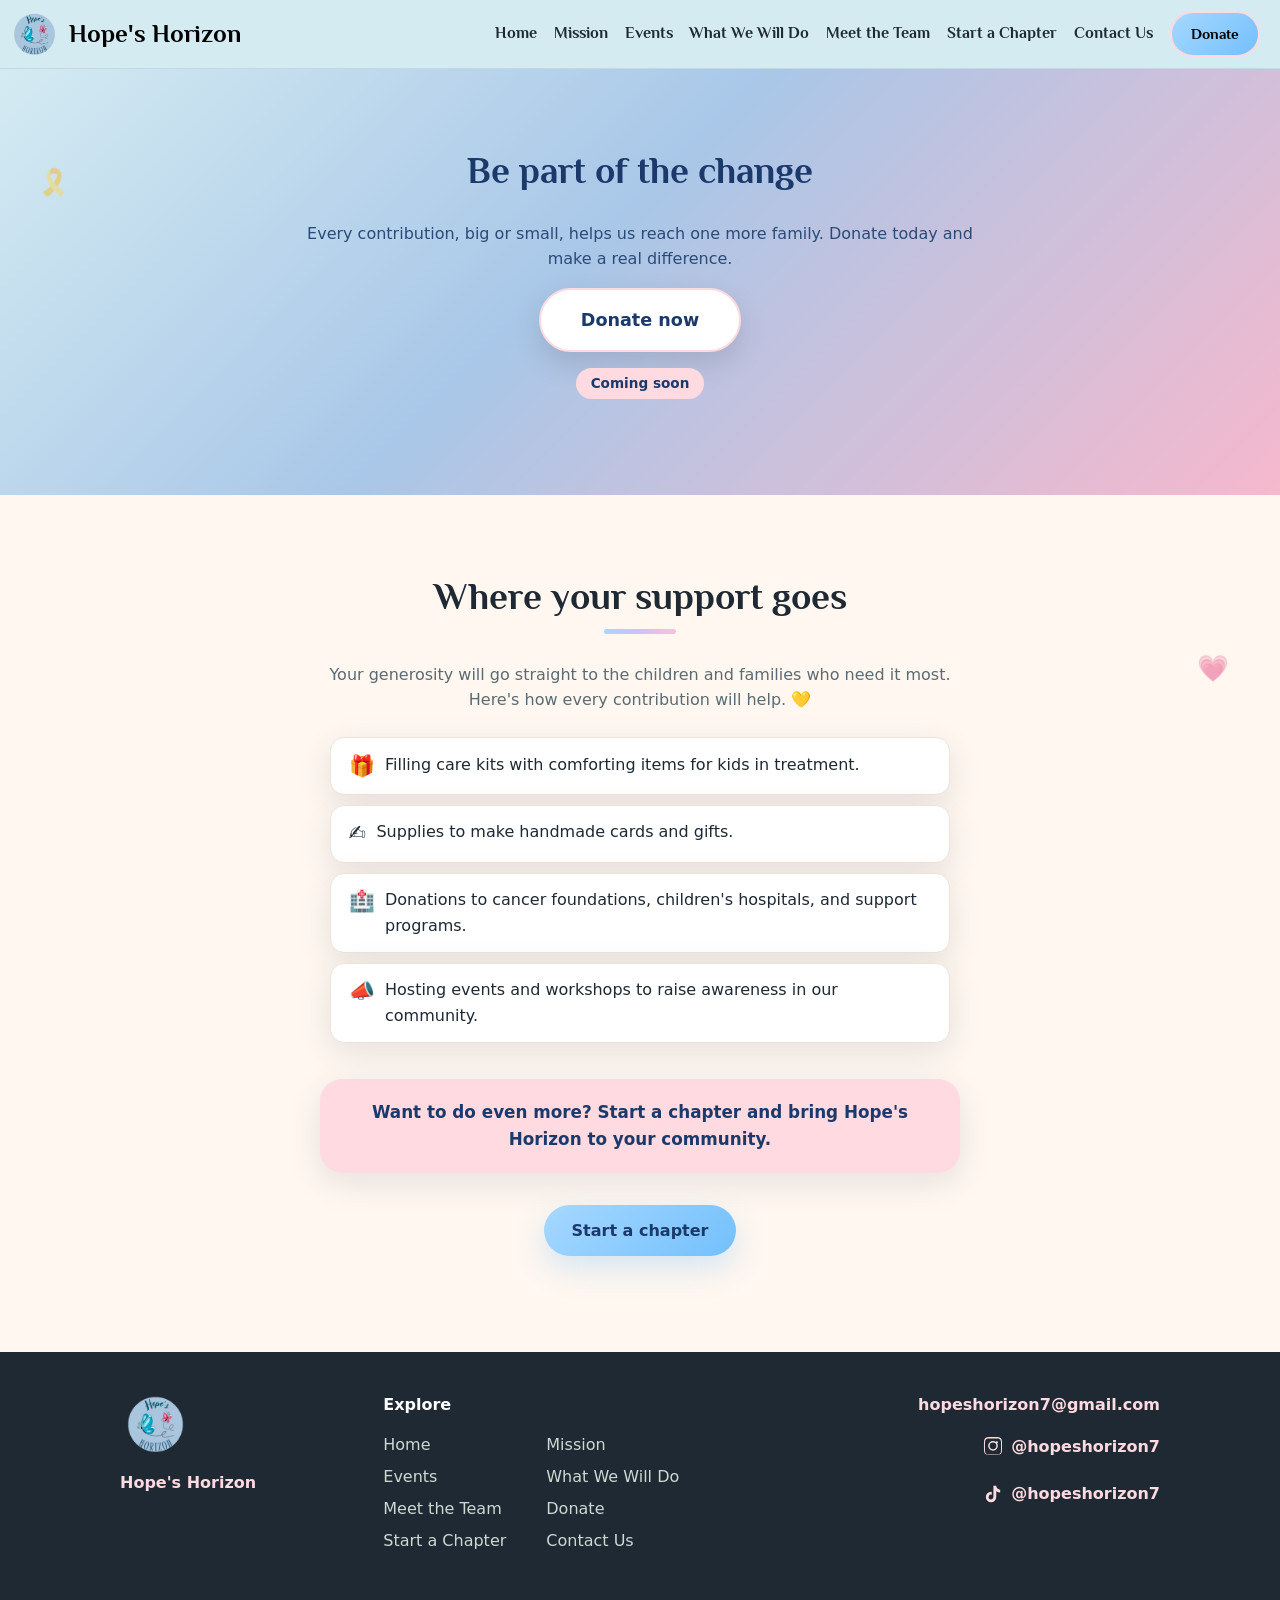
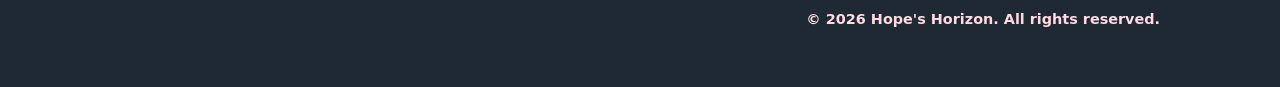
<file: website/donate.html>
<!DOCTYPE html>
<html lang="en">
<head>
  <meta charset="UTF-8" />
  <meta name="viewport" content="width=device-width, initial-scale=1.0" />
  <title>Hope's Horizon | Donate</title>
  <meta name="description" content="Support Hope's Horizon and help bring comfort and hope to children affected by cancer." />

  <link rel="icon" type="image/png" href="images/favicon.png?v=3" />
  <link rel="preconnect" href="https://fonts.googleapis.com" />
  <link rel="preconnect" href="https://fonts.gstatic.com" crossorigin />
  <link href="https://fonts.googleapis.com/css2?family=Philosopher:wght@400;700&display=swap" rel="stylesheet" />
  <link rel="stylesheet" href="styles.css" />
</head>
<body class="page-grad pg-donate">
  <div id="loader" class="loader" aria-hidden="true">
    <img src="images/logo.png" alt="Hope's Horizon" class="loader-logo" />
  </div>

  <header class="site-header" id="top">
    <div class="container header-inner">
      <a href="index.html" class="logo" aria-label="Hope's Horizon home">
        <img class="logo-img" src="images/logo.png" alt="Hope's Horizon logo" />
        <span class="logo-text">Hope's&nbsp;Horizon</span>
      </a>
      <button class="nav-toggle" aria-label="Open menu" aria-expanded="false">
        <span></span><span></span><span></span>
      </button>
      <nav class="nav" id="nav">
        <a href="index.html">Home</a>
        <a href="mission.html">Mission</a>
        <a href="events.html">Events</a>
        <a href="what-we-will-do.html">What We Will Do</a>
        <a href="meet-the-team.html">Meet the Team</a>
        <a href="start-a-chapter.html">Start a Chapter</a>
        <a href="contact.html">Contact Us</a>
        <a href="donate.html" class="btn btn-small btn-donate active">Donate</a>
      </nav>
    </div>
  </header>

  <main>
    <!-- ===== Donate CTA ===== -->
    <section class="cta" id="donate">
      <div class="container narrow center">
        <h2>Be part of the change</h2>
        <p>
          Every contribution, big or small, helps us reach one more family.
          Donate today and make a real difference.
        </p>
        <!-- Replace # with your payment link (PayPal, Stripe, bank details, etc.) -->
        <a href="#" class="btn btn-large btn-donate">Donate now</a>
        <p class="fine"><span class="coming-soon">Coming soon</span></p>
      </div>
    </section>

    <!-- ===== Where your support goes ===== -->
    <section class="section" id="where">
      <div class="container">
        <h2 class="center">Where your support goes</h2>
        <p class="center muted page-intro">
          Your generosity will go straight to the children and families who need it
          most. Here's how every contribution will help. 💛
        </p>
        <ul class="feature-list">
          <li><span class="fi" aria-hidden="true">🎁</span> Filling care kits with comforting items for kids in treatment.</li>
          <li><span class="fi" aria-hidden="true">✍️</span> Supplies to make handmade cards and gifts.</li>
          <li><span class="fi" aria-hidden="true">🏥</span> Donations to cancer foundations, children's hospitals, and support programs.</li>
          <li><span class="fi" aria-hidden="true">📣</span> Hosting events and workshops to raise awareness in our community.</li>
        </ul>

        <p class="callout">Want to do even more? <strong>Start a chapter</strong> and bring Hope's Horizon to your community.</p>

        <p class="center" style="margin-top:2rem;">
          <a href="start-a-chapter.html" class="btn">Start a chapter</a>
        </p>
      </div>
    </section>
  </main>

  <footer class="site-footer">
    <div class="container footer-inner">
      <div class="footer-brand">
        <span class="logo">
          <img class="logo-img logo-img-footer" src="images/logo.png" alt="Hope's Horizon logo" />
        </span>
        <p class="footer-name">Hope's Horizon</p>
      </div>

      <nav class="footer-nav" aria-label="Footer navigation">
        <h4>Explore</h4>
        <a href="index.html">Home</a>
        <a href="mission.html">Mission</a>
        <a href="events.html">Events</a>
        <a href="what-we-will-do.html">What We Will Do</a>
        <a href="meet-the-team.html">Meet the Team</a>
        <a href="donate.html">Donate</a>
        <a href="start-a-chapter.html">Start a Chapter</a>
        <a href="contact.html">Contact Us</a>
      </nav>

      <div class="footer-contact">
        <p><a href="mailto:hopeshorizon7@gmail.com">hopeshorizon7@gmail.com</a></p>
        <p>
          <a class="social-link" href="https://instagram.com/hopeshorizon7" target="_blank" rel="noopener" aria-label="Hope's Horizon on Instagram">
            <svg class="social-icon" viewBox="0 0 24 24" width="22" height="22" fill="currentColor" aria-hidden="true">
              <path d="M12 2.16c3.2 0 3.58.01 4.85.07 1.17.05 1.8.25 2.23.41.56.22.96.48 1.38.9.42.42.68.82.9 1.38.16.42.36 1.06.41 2.23.06 1.27.07 1.65.07 4.85s-.01 3.58-.07 4.85c-.05 1.17-.25 1.8-.41 2.23-.22.56-.48.96-.9 1.38-.42.42-.82.68-1.38.9-.42.16-1.06.36-2.23.41-1.27.06-1.65.07-4.85.07s-3.58-.01-4.85-.07c-1.17-.05-1.8-.25-2.23-.41a3.72 3.72 0 0 1-1.38-.9 3.72 3.72 0 0 1-.9-1.38c-.16-.42-.36-1.06-.41-2.23C2.17 15.58 2.16 15.2 2.16 12s.01-3.58.07-4.85c.05-1.17.25-1.8.41-2.23.22-.56.48-.96.9-1.38.42-.42.82-.68 1.38-.9.42-.16 1.06-.36 2.23-.41C8.42 2.17 8.8 2.16 12 2.16zm0 1.62c-3.15 0-3.5.01-4.74.07-.94.04-1.45.2-1.79.33-.45.17-.77.38-1.11.72-.34.34-.55.66-.72 1.11-.13.34-.29.85-.33 1.79-.06 1.24-.07 1.59-.07 4.74s.01 3.5.07 4.74c.04.94.2 1.45.33 1.79.17.45.38.77.72 1.11.34.34.66.55 1.11.72.34.13.85.29 1.79.33 1.24.06 1.59.07 4.74.07s3.5-.01 4.74-.07c.94-.04 1.45-.2 1.79-.33.45-.17.77-.38 1.11-.72.34-.34.55-.66.72-1.11.13-.34.29-.85.33-1.79.06-1.24.07-1.59.07-4.74s-.01-3.5-.07-4.74c-.04-.94-.2-1.45-.33-1.79a2.98 2.98 0 0 0-.72-1.11 2.98 2.98 0 0 0-1.11-.72c-.34-.13-.85-.29-1.79-.33-1.24-.06-1.59-.07-4.74-.07zm0 2.76a5.3 5.3 0 1 1 0 10.6 5.3 5.3 0 0 1 0-10.6zm0 1.62a3.68 3.68 0 1 0 0 7.36 3.68 3.68 0 0 0 0-7.36zm5.5-.21a1.24 1.24 0 1 1-2.48 0 1.24 1.24 0 0 1 2.48 0z"/>
            </svg>
            <span>@hopeshorizon7</span>
          </a>
        </p>
        <p>
          <a class="social-link social-tiktok" href="https://www.tiktok.com/@hopeshorizon7" target="_blank" rel="noopener" aria-label="Hope's Horizon on TikTok">
            <svg class="social-icon" viewBox="0 0 24 24" width="22" height="22" fill="currentColor" aria-hidden="true">
              <path d="M16.6 5.82a4.28 4.28 0 0 1-1.05-2.82h-3.1v12.4a2.59 2.59 0 0 1-2.59 2.5 2.59 2.59 0 1 1 .79-5.05V9.69a5.7 5.7 0 0 0-.79-.06A5.69 5.69 0 1 0 15.55 15.3V9.01a7.34 7.34 0 0 0 4.28 1.37V7.28a4.28 4.28 0 0 1-3.23-1.46z"/>
            </svg>
            <span>@hopeshorizon7</span>
          </a>
        </p>
        <p class="muted small">© <span id="year">2026</span> Hope's Horizon. All rights reserved.</p>
      </div>
    </div>
  </footer>

  <script src="script.js"></script>
</body>
</html>
</file>
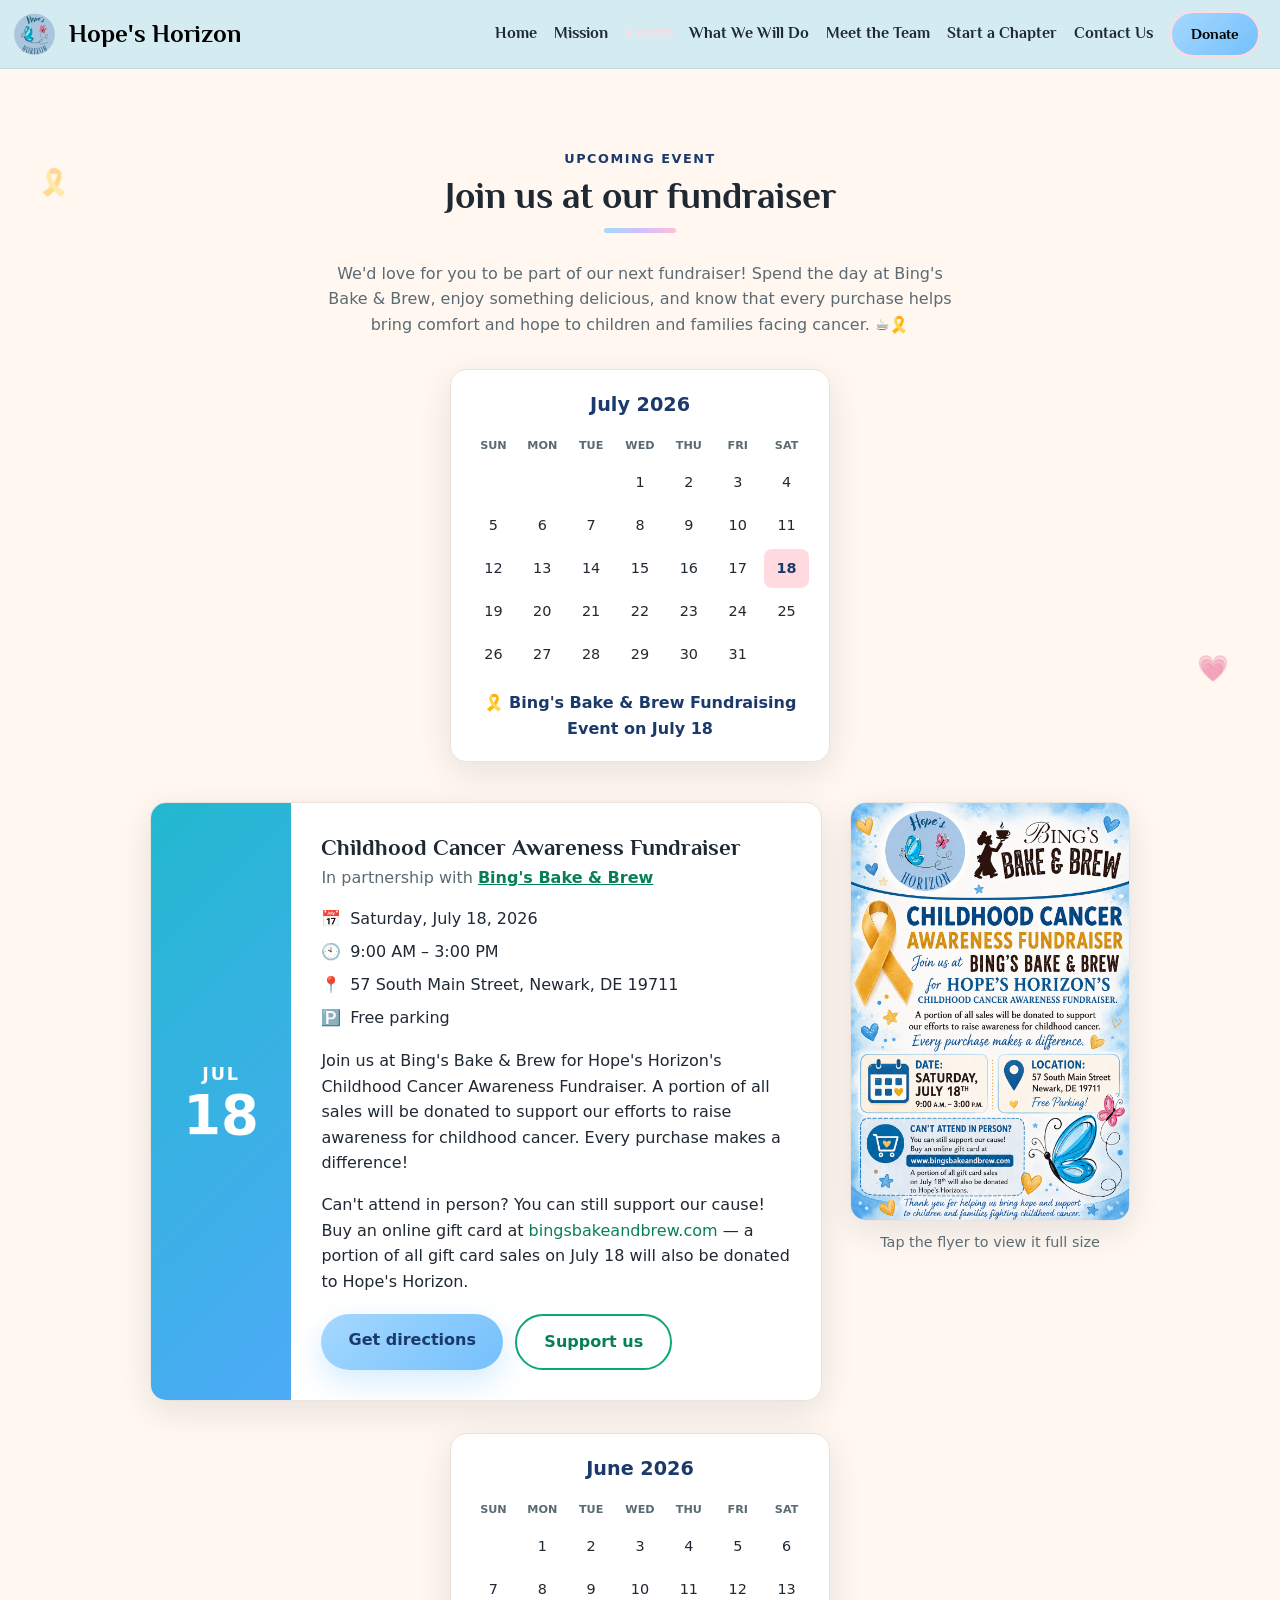
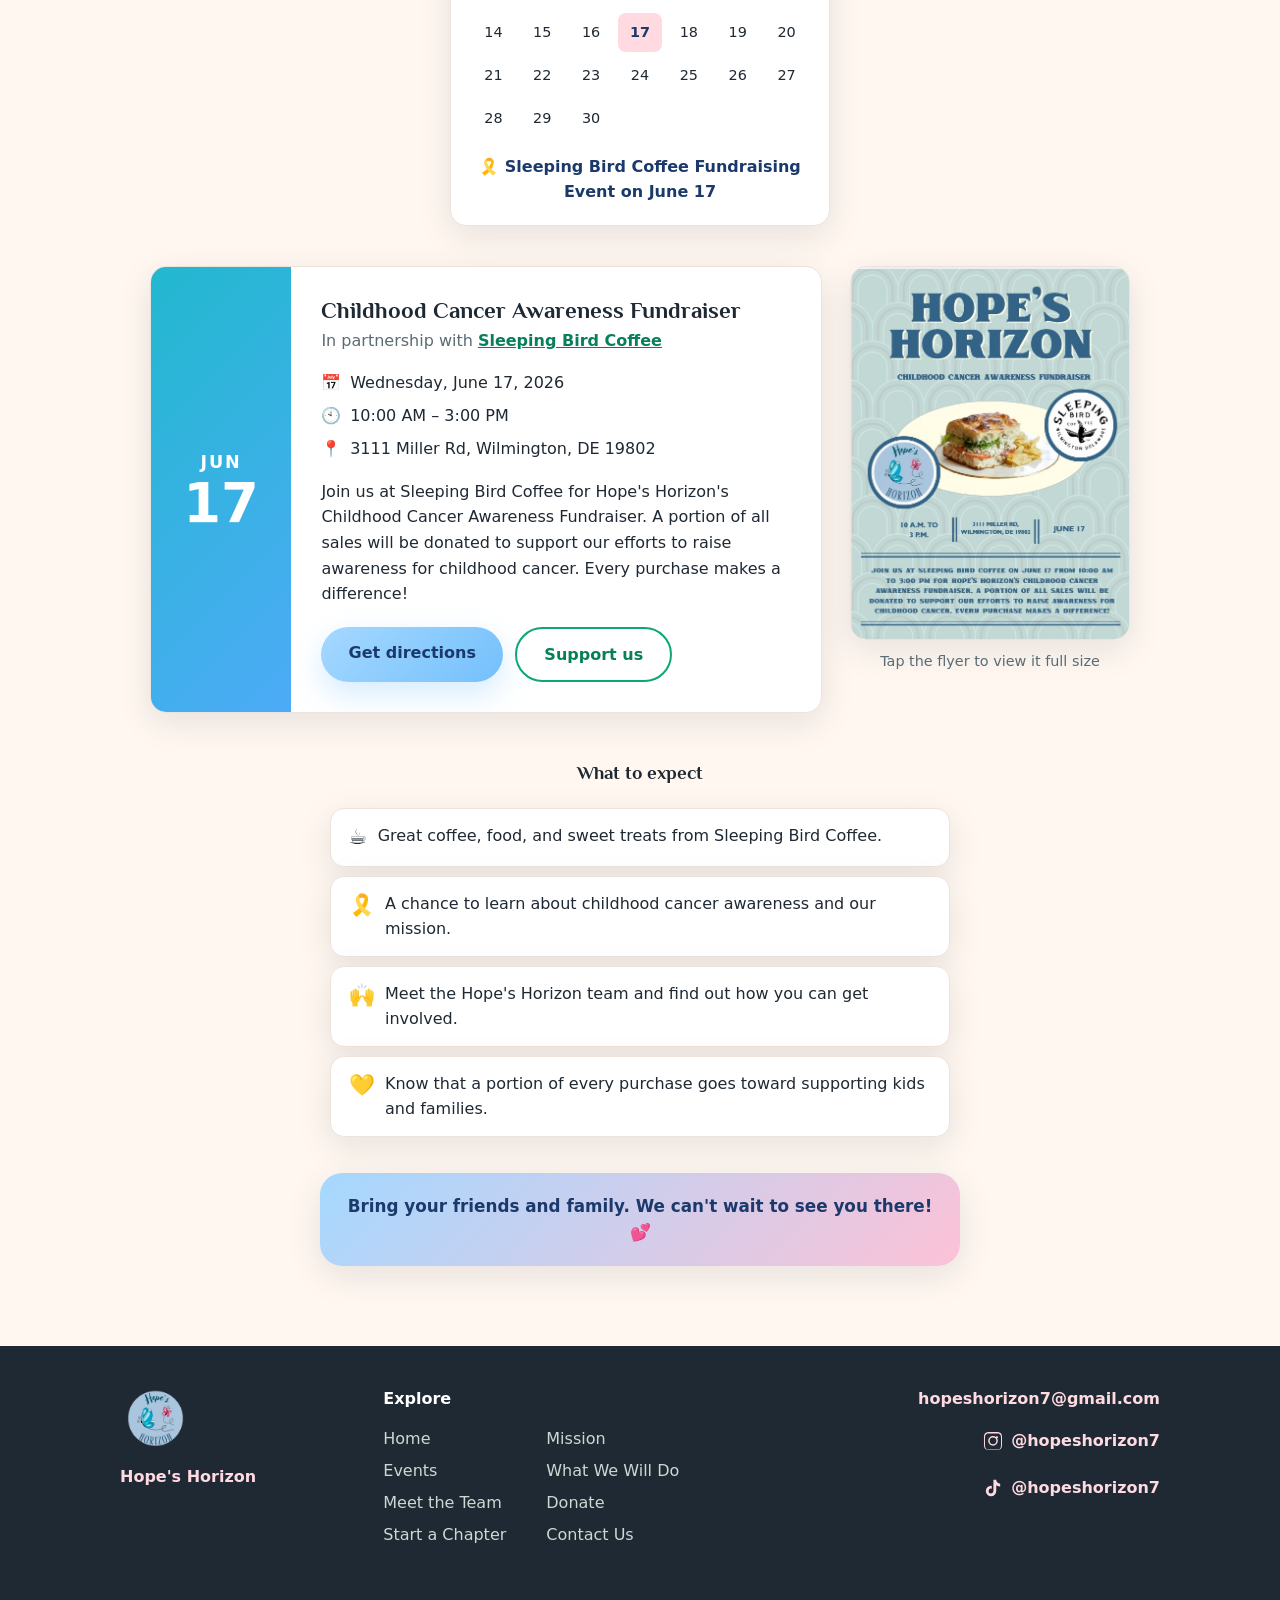
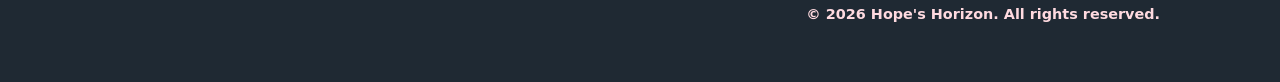
<file: website/events.html>
<!DOCTYPE html>
<html lang="en">
<head>
  <meta charset="UTF-8" />
  <meta name="viewport" content="width=device-width, initial-scale=1.0" />
  <title>Hope's Horizon | Event</title>
  <meta name="description" content="Join Hope's Horizon's Childhood Cancer Awareness Fundraiser at Sleeping Bird Coffee on June 17." />

  <link rel="icon" type="image/png" href="images/favicon.png?v=3" />
  <link rel="preconnect" href="https://fonts.googleapis.com" />
  <link rel="preconnect" href="https://fonts.gstatic.com" crossorigin />
  <link href="https://fonts.googleapis.com/css2?family=Philosopher:wght@400;700&display=swap" rel="stylesheet" />
  <link rel="stylesheet" href="styles.css" />
</head>
<body class="page-grad pg-events">
  <div id="loader" class="loader" aria-hidden="true">
    <img src="images/logo.png" alt="Hope's Horizon" class="loader-logo" />
  </div>

  <header class="site-header" id="top">
    <div class="container header-inner">
      <a href="index.html" class="logo" aria-label="Hope's Horizon home">
        <img class="logo-img" src="images/logo.png" alt="Hope's Horizon logo" />
        <span class="logo-text">Hope's&nbsp;Horizon</span>
      </a>
      <button class="nav-toggle" aria-label="Open menu" aria-expanded="false">
        <span></span><span></span><span></span>
      </button>
      <nav class="nav" id="nav">
        <a href="index.html">Home</a>
        <a href="mission.html">Mission</a>
        <a href="events.html" class="active">Events</a>
        <a href="what-we-will-do.html">What We Will Do</a>
        <a href="meet-the-team.html">Meet the Team</a>
        <a href="start-a-chapter.html">Start a Chapter</a>
        <a href="contact.html">Contact Us</a>
        <a href="donate.html" class="btn btn-small btn-donate">Donate</a>
      </nav>
    </div>
  </header>

  <main>
    <section class="section" id="event">
      <div class="container">
        <p class="section-eyebrow center">Upcoming event</p>
        <h2 class="center">Join us at our fundraiser</h2>
        <p class="center muted page-intro">
          We'd love for you to be part of our next fundraiser! Spend the day
          at Bing's Bake &amp; Brew, enjoy something delicious, and know that every
          purchase helps bring comfort and hope to children and families facing
          cancer. ☕🎗️
        </p>

        <!-- July 2026 calendar with the event highlighted -->
        <div class="calendar">
          <div class="cal-header">July 2026</div>
          <div class="cal-grid">
            <span class="cal-dow">Sun</span>
            <span class="cal-dow">Mon</span>
            <span class="cal-dow">Tue</span>
            <span class="cal-dow">Wed</span>
            <span class="cal-dow">Thu</span>
            <span class="cal-dow">Fri</span>
            <span class="cal-dow">Sat</span>

            <span class="cal-empty"></span>
            <span class="cal-empty"></span>
            <span class="cal-empty"></span>
            <span class="cal-day">1</span>
            <span class="cal-day">2</span>
            <span class="cal-day">3</span>
            <span class="cal-day">4</span>

            <span class="cal-day">5</span>
            <span class="cal-day">6</span>
            <span class="cal-day">7</span>
            <span class="cal-day">8</span>
            <span class="cal-day">9</span>
            <span class="cal-day">10</span>
            <span class="cal-day">11</span>

            <span class="cal-day">12</span>
            <span class="cal-day">13</span>
            <span class="cal-day">14</span>
            <span class="cal-day">15</span>
            <span class="cal-day">16</span>
            <span class="cal-day">17</span>
            <span class="cal-day cal-event" title="Bing's Bake &amp; Brew Fundraising Event">18</span>

            <span class="cal-day">19</span>
            <span class="cal-day">20</span>
            <span class="cal-day">21</span>
            <span class="cal-day">22</span>
            <span class="cal-day">23</span>
            <span class="cal-day">24</span>
            <span class="cal-day">25</span>

            <span class="cal-day">26</span>
            <span class="cal-day">27</span>
            <span class="cal-day">28</span>
            <span class="cal-day">29</span>
            <span class="cal-day">30</span>
            <span class="cal-day">31</span>
          </div>
          <p class="cal-note">🎗️ Bing's Bake &amp; Brew Fundraising Event on July 18</p>
        </div>

        <div class="event-row">
        <div class="event-card">
          <div class="event-date">
            <span class="event-month">Jul</span>
            <span class="event-day">18</span>
          </div>
          <div class="event-body">
            <h3>Childhood Cancer Awareness Fundraiser</h3>
            <p class="event-host">In partnership with <a href="https://www.bingsbakeandbrew.com/" target="_blank" rel="noopener"><strong>Bing's Bake &amp; Brew</strong></a></p>

            <ul class="event-meta">
              <li><span aria-hidden="true">📅</span> Saturday, July 18, 2026</li>
              <li><span aria-hidden="true">🕙</span> 9:00&nbsp;AM – 3:00&nbsp;PM</li>
              <li><span aria-hidden="true">📍</span> 57 South Main Street, Newark, DE 19711</li>
              <li><span aria-hidden="true">🅿️</span> Free parking</li>
            </ul>

            <p>
              Join us at Bing's Bake &amp; Brew for Hope's Horizon's Childhood Cancer
              Awareness Fundraiser. A portion of all sales will be donated to support
              our efforts to raise awareness for childhood cancer. Every purchase
              makes a difference!
            </p>
            <p>
              Can't attend in person? You can still support our cause! Buy an online
              gift card at <a href="https://www.bingsbakeandbrew.com/" target="_blank" rel="noopener">bingsbakeandbrew.com</a> —
              a portion of all gift card sales on July 18 will also be donated to
              Hope's Horizon.
            </p>

            <div class="event-actions">
              <a class="btn" href="https://www.google.com/maps/search/?api=1&amp;query=57+South+Main+Street+Newark+DE+19711" target="_blank" rel="noopener">Get directions</a>
              <a class="btn btn-ghost" href="donate.html">Support us</a>
            </div>
          </div>
        </div>

        <figure class="event-flyer">
          <a href="images/bings-bake-brew-flyer.jpg" target="_blank" rel="noopener">
            <img src="images/bings-bake-brew-flyer.jpg"
                 alt="Hope's Horizon Childhood Cancer Awareness Fundraiser flyer for Bing's Bake & Brew, Saturday July 18, 9 AM to 3 PM, 57 South Main Street, Newark, DE 19711." />
          </a>
          <figcaption class="muted small">Tap the flyer to view it full size</figcaption>
        </figure>
        </div>

        <!-- June 2026 calendar with the event highlighted -->
        <div class="calendar">
          <div class="cal-header">June 2026</div>
          <div class="cal-grid">
            <span class="cal-dow">Sun</span>
            <span class="cal-dow">Mon</span>
            <span class="cal-dow">Tue</span>
            <span class="cal-dow">Wed</span>
            <span class="cal-dow">Thu</span>
            <span class="cal-dow">Fri</span>
            <span class="cal-dow">Sat</span>

            <span class="cal-empty"></span>
            <span class="cal-day">1</span>
            <span class="cal-day">2</span>
            <span class="cal-day">3</span>
            <span class="cal-day">4</span>
            <span class="cal-day">5</span>
            <span class="cal-day">6</span>

            <span class="cal-day">7</span>
            <span class="cal-day">8</span>
            <span class="cal-day">9</span>
            <span class="cal-day">10</span>
            <span class="cal-day">11</span>
            <span class="cal-day">12</span>
            <span class="cal-day">13</span>

            <span class="cal-day">14</span>
            <span class="cal-day">15</span>
            <span class="cal-day">16</span>
            <span class="cal-day cal-event" title="Sleeping Bird Coffee Fundraising Event">17</span>
            <span class="cal-day">18</span>
            <span class="cal-day">19</span>
            <span class="cal-day">20</span>

            <span class="cal-day">21</span>
            <span class="cal-day">22</span>
            <span class="cal-day">23</span>
            <span class="cal-day">24</span>
            <span class="cal-day">25</span>
            <span class="cal-day">26</span>
            <span class="cal-day">27</span>

            <span class="cal-day">28</span>
            <span class="cal-day">29</span>
            <span class="cal-day">30</span>
          </div>
          <p class="cal-note">🎗️ Sleeping Bird Coffee Fundraising Event on June 17</p>
        </div>

        <div class="event-row">
        <div class="event-card">
          <div class="event-date">
            <span class="event-month">Jun</span>
            <span class="event-day">17</span>
          </div>
          <div class="event-body">
            <h3>Childhood Cancer Awareness Fundraiser</h3>
            <p class="event-host">In partnership with <a href="https://www.sleepingbirdcoffee.com/" target="_blank" rel="noopener"><strong>Sleeping Bird Coffee</strong></a></p>

            <ul class="event-meta">
              <li><span aria-hidden="true">📅</span> Wednesday, June 17, 2026</li>
              <li><span aria-hidden="true">🕙</span> 10:00&nbsp;AM – 3:00&nbsp;PM</li>
              <li><span aria-hidden="true">📍</span> 3111 Miller Rd, Wilmington, DE 19802</li>
            </ul>

            <p>
              Join us at Sleeping Bird Coffee for Hope's Horizon's Childhood Cancer
              Awareness Fundraiser. A portion of all sales will be donated to support
              our efforts to raise awareness for childhood cancer. Every purchase
              makes a difference!
            </p>

            <div class="event-actions">
              <a class="btn" href="https://www.google.com/maps/search/?api=1&amp;query=3111+Miller+Rd+Wilmington+DE+19802" target="_blank" rel="noopener">Get directions</a>
              <a class="btn btn-ghost" href="donate.html">Support us</a>
            </div>
          </div>
        </div>

        <figure class="event-flyer">
          <a href="images/fundraiser-flyer.jpg" target="_blank" rel="noopener">
            <img src="images/fundraiser-flyer.jpg"
                 alt="Hope's Horizon Childhood Cancer Awareness Fundraiser flyer for Sleeping Bird Coffee, June 17, 10 AM to 3 PM, 3111 Miller Rd, Wilmington, DE 19802." />
          </a>
          <figcaption class="muted small">Tap the flyer to view it full size</figcaption>
        </figure>
        </div>

        <!-- What to expect -->
        <h3 class="center" style="margin-top:3rem;">What to expect</h3>
        <ul class="feature-list">
          <li><span class="fi" aria-hidden="true">☕</span> Great coffee, food, and sweet treats from Sleeping Bird Coffee.</li>
          <li><span class="fi" aria-hidden="true">🎗️</span> A chance to learn about childhood cancer awareness and our mission.</li>
          <li><span class="fi" aria-hidden="true">🙌</span> Meet the Hope's Horizon team and find out how you can get involved.</li>
          <li><span class="fi" aria-hidden="true">💛</span> Know that a portion of every purchase goes toward supporting kids and families.</li>
        </ul>

        <p class="callout">Bring your friends and family. We can't wait to see you there! 💕</p>
      </div>
    </section>
  </main>

  <footer class="site-footer">
    <div class="container footer-inner">
      <div class="footer-brand">
        <span class="logo">
          <img class="logo-img logo-img-footer" src="images/logo.png" alt="Hope's Horizon logo" />
        </span>
        <p class="footer-name">Hope's Horizon</p>
      </div>

      <nav class="footer-nav" aria-label="Footer navigation">
        <h4>Explore</h4>
        <a href="index.html">Home</a>
        <a href="mission.html">Mission</a>
        <a href="events.html">Events</a>
        <a href="what-we-will-do.html">What We Will Do</a>
        <a href="meet-the-team.html">Meet the Team</a>
        <a href="donate.html">Donate</a>
        <a href="start-a-chapter.html">Start a Chapter</a>
        <a href="contact.html">Contact Us</a>
      </nav>

      <div class="footer-contact">
        <p><a href="mailto:hopeshorizon7@gmail.com">hopeshorizon7@gmail.com</a></p>
        <p>
          <a class="social-link" href="https://instagram.com/hopeshorizon7" target="_blank" rel="noopener" aria-label="Hope's Horizon on Instagram">
            <svg class="social-icon" viewBox="0 0 24 24" width="22" height="22" fill="currentColor" aria-hidden="true">
              <path d="M12 2.16c3.2 0 3.58.01 4.85.07 1.17.05 1.8.25 2.23.41.56.22.96.48 1.38.9.42.42.68.82.9 1.38.16.42.36 1.06.41 2.23.06 1.27.07 1.65.07 4.85s-.01 3.58-.07 4.85c-.05 1.17-.25 1.8-.41 2.23-.22.56-.48.96-.9 1.38-.42.42-.82.68-1.38.9-.42.16-1.06.36-2.23.41-1.27.06-1.65.07-4.85.07s-3.58-.01-4.85-.07c-1.17-.05-1.8-.25-2.23-.41a3.72 3.72 0 0 1-1.38-.9 3.72 3.72 0 0 1-.9-1.38c-.16-.42-.36-1.06-.41-2.23C2.17 15.58 2.16 15.2 2.16 12s.01-3.58.07-4.85c.05-1.17.25-1.8.41-2.23.22-.56.48-.96.9-1.38.42-.42.82-.68 1.38-.9.42-.16 1.06-.36 2.23-.41C8.42 2.17 8.8 2.16 12 2.16zm0 1.62c-3.15 0-3.5.01-4.74.07-.94.04-1.45.2-1.79.33-.45.17-.77.38-1.11.72-.34.34-.55.66-.72 1.11-.13.34-.29.85-.33 1.79-.06 1.24-.07 1.59-.07 4.74s.01 3.5.07 4.74c.04.94.2 1.45.33 1.79.17.45.38.77.72 1.11.34.34.66.55 1.11.72.34.13.85.29 1.79.33 1.24.06 1.59.07 4.74.07s3.5-.01 4.74-.07c.94-.04 1.45-.2 1.79-.33.45-.17.77-.38 1.11-.72.34-.34.55-.66.72-1.11.13-.34.29-.85.33-1.79.06-1.24.07-1.59.07-4.74s-.01-3.5-.07-4.74c-.04-.94-.2-1.45-.33-1.79a2.98 2.98 0 0 0-.72-1.11 2.98 2.98 0 0 0-1.11-.72c-.34-.13-.85-.29-1.79-.33-1.24-.06-1.59-.07-4.74-.07zm0 2.76a5.3 5.3 0 1 1 0 10.6 5.3 5.3 0 0 1 0-10.6zm0 1.62a3.68 3.68 0 1 0 0 7.36 3.68 3.68 0 0 0 0-7.36zm5.5-.21a1.24 1.24 0 1 1-2.48 0 1.24 1.24 0 0 1 2.48 0z"/>
            </svg>
            <span>@hopeshorizon7</span>
          </a>
        </p>
        <p>
          <a class="social-link social-tiktok" href="https://www.tiktok.com/@hopeshorizon7" target="_blank" rel="noopener" aria-label="Hope's Horizon on TikTok">
            <svg class="social-icon" viewBox="0 0 24 24" width="22" height="22" fill="currentColor" aria-hidden="true">
              <path d="M16.6 5.82a4.28 4.28 0 0 1-1.05-2.82h-3.1v12.4a2.59 2.59 0 0 1-2.59 2.5 2.59 2.59 0 1 1 .79-5.05V9.69a5.7 5.7 0 0 0-.79-.06A5.69 5.69 0 1 0 15.55 15.3V9.01a7.34 7.34 0 0 0 4.28 1.37V7.28a4.28 4.28 0 0 1-3.23-1.46z"/>
            </svg>
            <span>@hopeshorizon7</span>
          </a>
        </p>
        <p class="muted small">© <span id="year">2026</span> Hope's Horizon. All rights reserved.</p>
      </div>
    </div>
  </footer>

  <script src="script.js"></script>
</body>
</html>
</file>
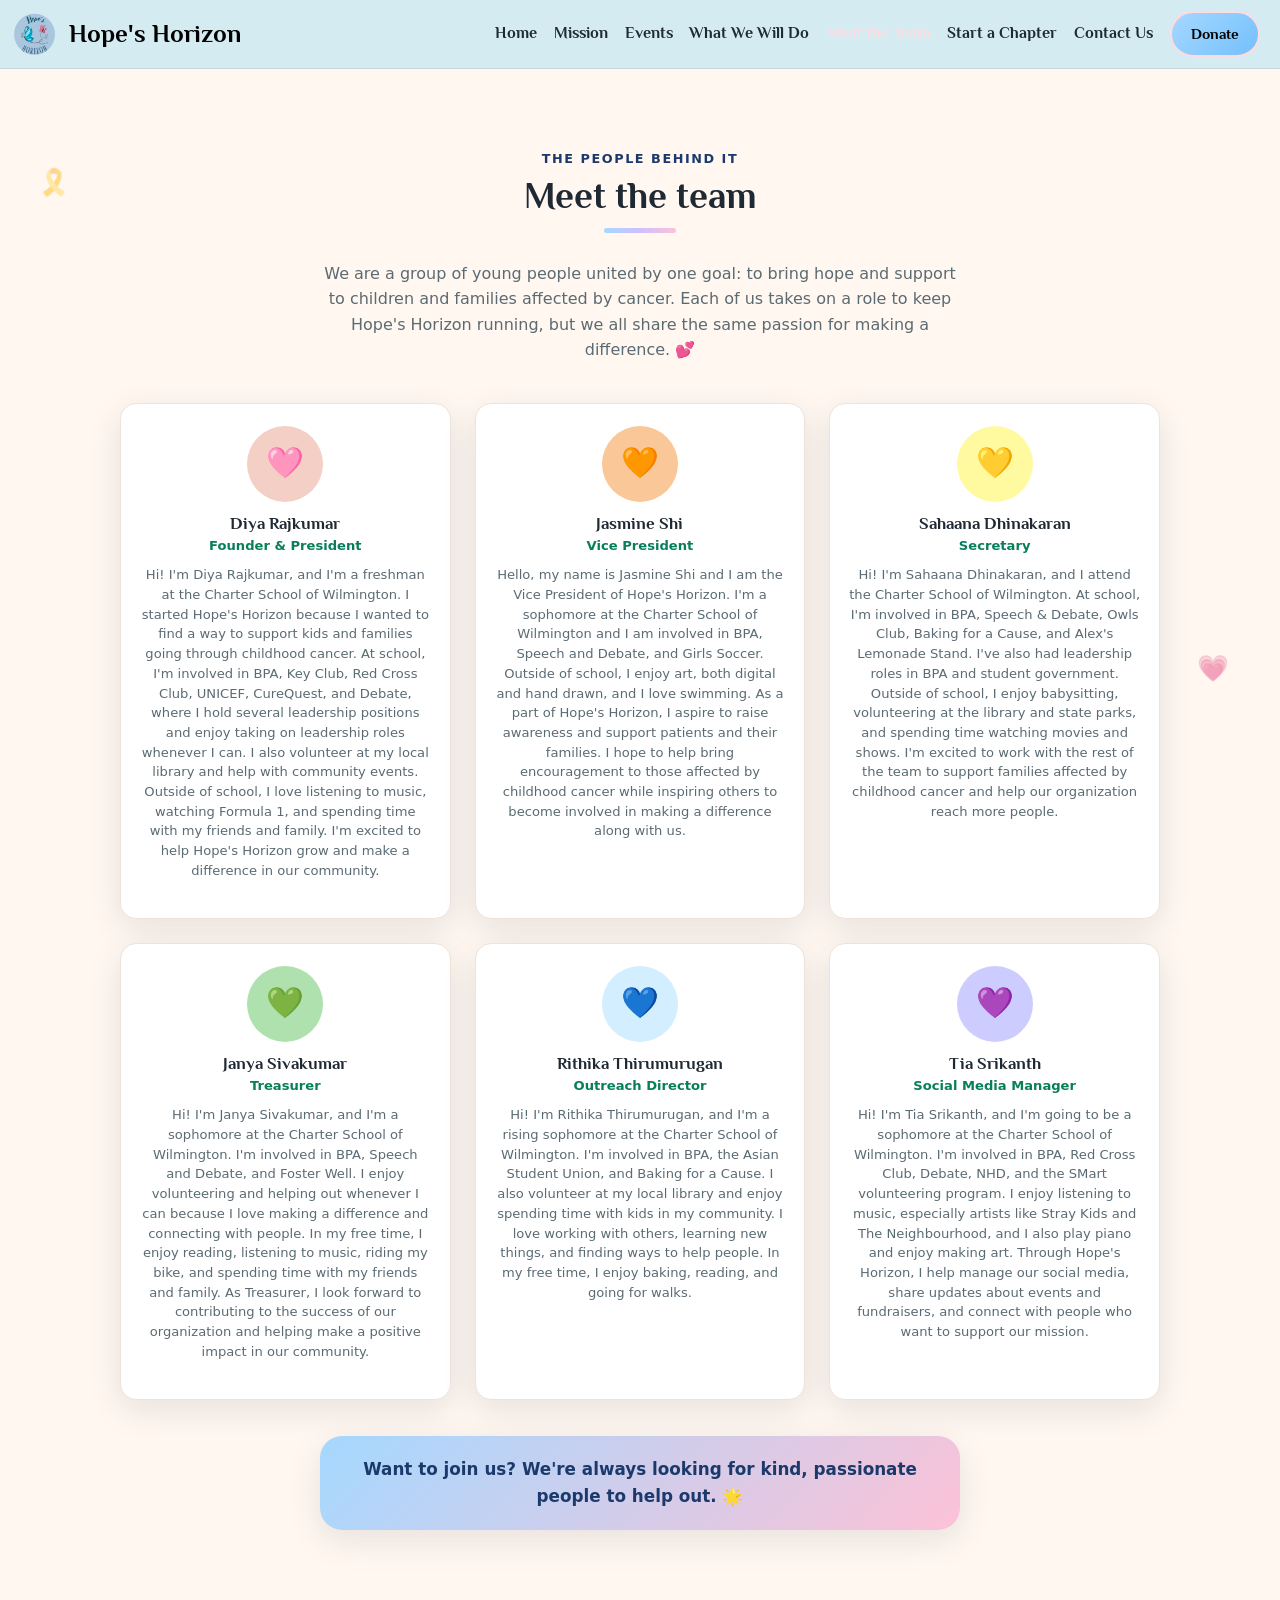
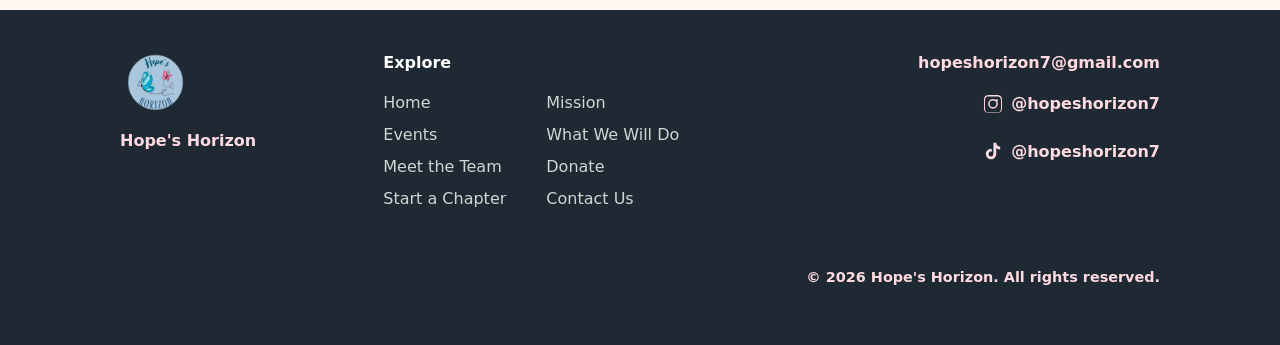
<file: website/meet-the-team.html>
<!DOCTYPE html>
<html lang="en">
<head>
  <meta charset="UTF-8" />
  <meta name="viewport" content="width=device-width, initial-scale=1.0" />
  <title>Hope's Horizon | Meet the Team</title>
  <meta name="description" content="Meet the youth team behind Hope's Horizon." />

  <link rel="icon" type="image/png" href="images/favicon.png?v=3" />
  <link rel="preconnect" href="https://fonts.googleapis.com" />
  <link rel="preconnect" href="https://fonts.gstatic.com" crossorigin />
  <link href="https://fonts.googleapis.com/css2?family=Philosopher:wght@400;700&display=swap" rel="stylesheet" />
  <link rel="stylesheet" href="styles.css" />
</head>
<body class="page-grad pg-team">
  <div id="loader" class="loader" aria-hidden="true">
    <img src="images/logo.png" alt="Hope's Horizon" class="loader-logo" />
  </div>

  <header class="site-header" id="top">
    <div class="container header-inner">
      <a href="index.html" class="logo" aria-label="Hope's Horizon home">
        <img class="logo-img" src="images/logo.png" alt="Hope's Horizon logo" />
        <span class="logo-text">Hope's&nbsp;Horizon</span>
      </a>
      <button class="nav-toggle" aria-label="Open menu" aria-expanded="false">
        <span></span><span></span><span></span>
      </button>
      <nav class="nav" id="nav">
        <a href="index.html">Home</a>
        <a href="mission.html">Mission</a>
        <a href="events.html">Events</a>
        <a href="what-we-will-do.html">What We Will Do</a>
        <a href="meet-the-team.html" class="active">Meet the Team</a>
        <a href="start-a-chapter.html">Start a Chapter</a>
        <a href="contact.html">Contact Us</a>
        <a href="donate.html" class="btn btn-small btn-donate">Donate</a>
      </nav>
    </div>
  </header>

  <main>
    <section class="section" id="team">
      <div class="container">
        <p class="section-eyebrow center">The people behind it</p>
        <h2 class="center">Meet the team</h2>
        <p class="center muted page-intro">
          We are a group of young people united by one goal: to bring hope and
          support to children and families affected by cancer. Each of us takes on a
          role to keep Hope's Horizon running, but we all share the same passion for
          making a difference. 💕
        </p>

        <div class="team-grid">
          <article class="team-card">
            <div class="team-photo" aria-hidden="true">🩷</div>
            <h3>Diya Rajkumar</h3>
            <p class="team-role">Founder &amp; President</p>
            <p>Hi! I'm Diya Rajkumar, and I'm a freshman at the Charter School of Wilmington. I started Hope's Horizon because I wanted to find a way to support kids and families going through childhood cancer. At school, I'm involved in BPA, Key Club, Red Cross Club, UNICEF, CureQuest, and Debate, where I hold several leadership positions and enjoy taking on leadership roles whenever I can. I also volunteer at my local library and help with community events. Outside of school, I love listening to music, watching Formula 1, and spending time with my friends and family. I'm excited to help Hope's Horizon grow and make a difference in our community.</p>
          </article>

          <article class="team-card">
            <div class="team-photo" aria-hidden="true">🧡</div>
            <h3>Jasmine Shi</h3>
            <p class="team-role">Vice President</p>
            <p>Hello, my name is Jasmine Shi and I am the Vice President of Hope's Horizon. I'm a sophomore at the Charter School of Wilmington and I am involved in BPA, Speech and Debate, and Girls Soccer. Outside of school, I enjoy art, both digital and hand drawn, and I love swimming. As a part of Hope's Horizon, I aspire to raise awareness and support patients and their families. I hope to help bring encouragement to those affected by childhood cancer while inspiring others to become involved in making a difference along with us.</p>
          </article>

          <article class="team-card">
            <div class="team-photo" aria-hidden="true">💛</div>
            <h3>Sahaana Dhinakaran</h3>
            <p class="team-role">Secretary</p>
            <p>Hi! I'm Sahaana Dhinakaran, and I attend the Charter School of Wilmington. At school, I'm involved in BPA, Speech &amp; Debate, Owls Club, Baking for a Cause, and Alex's Lemonade Stand. I've also had leadership roles in BPA and student government. Outside of school, I enjoy babysitting, volunteering at the library and state parks, and spending time watching movies and shows. I'm excited to work with the rest of the team to support families affected by childhood cancer and help our organization reach more people.</p>
          </article>

          <article class="team-card">
            <div class="team-photo" aria-hidden="true">💚</div>
            <h3>Janya Sivakumar</h3>
            <p class="team-role">Treasurer</p>
            <p>Hi! I'm Janya Sivakumar, and I'm a sophomore at the Charter School of Wilmington. I'm involved in BPA, Speech and Debate, and Foster Well. I enjoy volunteering and helping out whenever I can because I love making a difference and connecting with people. In my free time, I enjoy reading, listening to music, riding my bike, and spending time with my friends and family. As Treasurer, I look forward to contributing to the success of our organization and helping make a positive impact in our community.</p>
          </article>

          <article class="team-card">
            <div class="team-photo" aria-hidden="true">💙</div>
            <h3>Rithika Thirumurugan</h3>
            <p class="team-role">Outreach Director</p>
            <p>Hi! I'm Rithika Thirumurugan, and I'm a rising sophomore at the Charter School of Wilmington. I'm involved in BPA, the Asian Student Union, and Baking for a Cause. I also volunteer at my local library and enjoy spending time with kids in my community. I love working with others, learning new things, and finding ways to help people. In my free time, I enjoy baking, reading, and going for walks.</p>
          </article>

          <article class="team-card">
            <div class="team-photo" aria-hidden="true">💜</div>
            <h3>Tia Srikanth</h3>
            <p class="team-role">Social Media Manager</p>
            <p>Hi! I'm Tia Srikanth, and I'm going to be a sophomore at the Charter School of Wilmington. I'm involved in BPA, Red Cross Club, Debate, NHD, and the SMart volunteering program. I enjoy listening to music, especially artists like Stray Kids and The Neighbourhood, and I also play piano and enjoy making art. Through Hope's Horizon, I help manage our social media, share updates about events and fundraisers, and connect with people who want to support our mission.</p>
          </article>
        </div>

        <p class="callout">Want to join us? We're always looking for kind, passionate people to help out. 🌟</p>
      </div>
    </section>
  </main>

  <footer class="site-footer">
    <div class="container footer-inner">
      <div class="footer-brand">
        <span class="logo">
          <img class="logo-img logo-img-footer" src="images/logo.png" alt="Hope's Horizon logo" />
        </span>
        <p class="footer-name">Hope's Horizon</p>
      </div>

      <nav class="footer-nav" aria-label="Footer navigation">
        <h4>Explore</h4>
        <a href="index.html">Home</a>
        <a href="mission.html">Mission</a>
        <a href="events.html">Events</a>
        <a href="what-we-will-do.html">What We Will Do</a>
        <a href="meet-the-team.html">Meet the Team</a>
        <a href="donate.html">Donate</a>
        <a href="start-a-chapter.html">Start a Chapter</a>
        <a href="contact.html">Contact Us</a>
      </nav>

      <div class="footer-contact">
        <p><a href="mailto:hopeshorizon7@gmail.com">hopeshorizon7@gmail.com</a></p>
        <p>
          <a class="social-link" href="https://instagram.com/hopeshorizon7" target="_blank" rel="noopener" aria-label="Hope's Horizon on Instagram">
            <svg class="social-icon" viewBox="0 0 24 24" width="22" height="22" fill="currentColor" aria-hidden="true">
              <path d="M12 2.16c3.2 0 3.58.01 4.85.07 1.17.05 1.8.25 2.23.41.56.22.96.48 1.38.9.42.42.68.82.9 1.38.16.42.36 1.06.41 2.23.06 1.27.07 1.65.07 4.85s-.01 3.58-.07 4.85c-.05 1.17-.25 1.8-.41 2.23-.22.56-.48.96-.9 1.38-.42.42-.82.68-1.38.9-.42.16-1.06.36-2.23.41-1.27.06-1.65.07-4.85.07s-3.58-.01-4.85-.07c-1.17-.05-1.8-.25-2.23-.41a3.72 3.72 0 0 1-1.38-.9 3.72 3.72 0 0 1-.9-1.38c-.16-.42-.36-1.06-.41-2.23C2.17 15.58 2.16 15.2 2.16 12s.01-3.58.07-4.85c.05-1.17.25-1.8.41-2.23.22-.56.48-.96.9-1.38.42-.42.82-.68 1.38-.9.42-.16 1.06-.36 2.23-.41C8.42 2.17 8.8 2.16 12 2.16zm0 1.62c-3.15 0-3.5.01-4.74.07-.94.04-1.45.2-1.79.33-.45.17-.77.38-1.11.72-.34.34-.55.66-.72 1.11-.13.34-.29.85-.33 1.79-.06 1.24-.07 1.59-.07 4.74s.01 3.5.07 4.74c.04.94.2 1.45.33 1.79.17.45.38.77.72 1.11.34.34.66.55 1.11.72.34.13.85.29 1.79.33 1.24.06 1.59.07 4.74.07s3.5-.01 4.74-.07c.94-.04 1.45-.2 1.79-.33.45-.17.77-.38 1.11-.72.34-.34.55-.66.72-1.11.13-.34.29-.85.33-1.79.06-1.24.07-1.59.07-4.74s-.01-3.5-.07-4.74c-.04-.94-.2-1.45-.33-1.79a2.98 2.98 0 0 0-.72-1.11 2.98 2.98 0 0 0-1.11-.72c-.34-.13-.85-.29-1.79-.33-1.24-.06-1.59-.07-4.74-.07zm0 2.76a5.3 5.3 0 1 1 0 10.6 5.3 5.3 0 0 1 0-10.6zm0 1.62a3.68 3.68 0 1 0 0 7.36 3.68 3.68 0 0 0 0-7.36zm5.5-.21a1.24 1.24 0 1 1-2.48 0 1.24 1.24 0 0 1 2.48 0z"/>
            </svg>
            <span>@hopeshorizon7</span>
          </a>
        </p>
        <p>
          <a class="social-link social-tiktok" href="https://www.tiktok.com/@hopeshorizon7" target="_blank" rel="noopener" aria-label="Hope's Horizon on TikTok">
            <svg class="social-icon" viewBox="0 0 24 24" width="22" height="22" fill="currentColor" aria-hidden="true">
              <path d="M16.6 5.82a4.28 4.28 0 0 1-1.05-2.82h-3.1v12.4a2.59 2.59 0 0 1-2.59 2.5 2.59 2.59 0 1 1 .79-5.05V9.69a5.7 5.7 0 0 0-.79-.06A5.69 5.69 0 1 0 15.55 15.3V9.01a7.34 7.34 0 0 0 4.28 1.37V7.28a4.28 4.28 0 0 1-3.23-1.46z"/>
            </svg>
            <span>@hopeshorizon7</span>
          </a>
        </p>
        <p class="muted small">© <span id="year">2026</span> Hope's Horizon. All rights reserved.</p>
      </div>
    </div>
  </footer>

  <script src="script.js"></script>
</body>
</html>
</file>
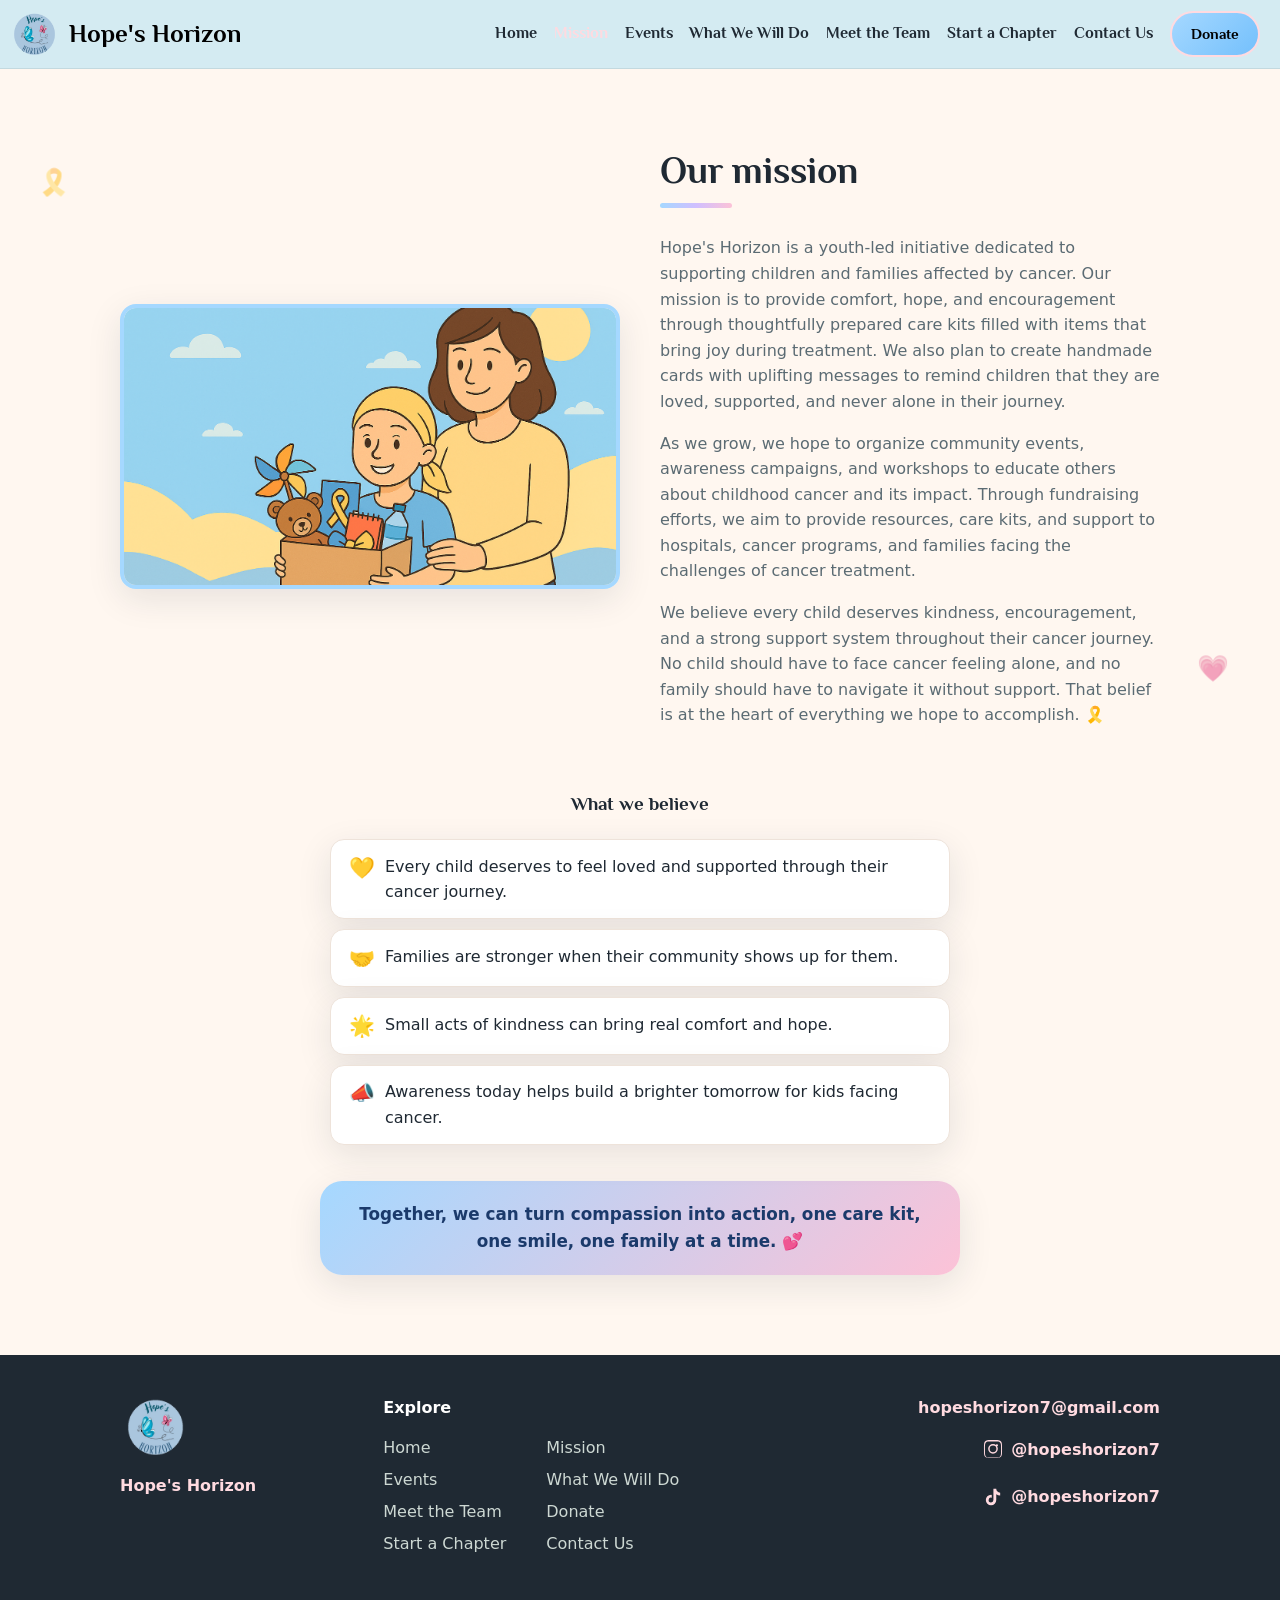
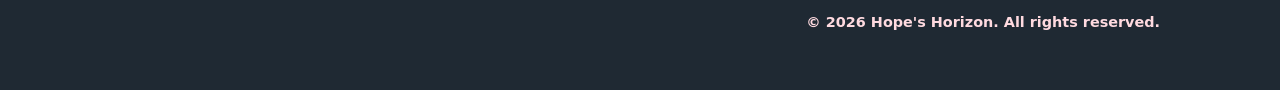
<file: website/mission.html>
<!DOCTYPE html>
<html lang="en">
<head>
  <meta charset="UTF-8" />
  <meta name="viewport" content="width=device-width, initial-scale=1.0" />
  <title>Hope's Horizon | Our Mission</title>
  <meta name="description" content="Hope's Horizon is a youth-led nonprofit supporting children and families affected by cancer." />

  <link rel="icon" type="image/png" href="images/favicon.png?v=3" />
  <link rel="preconnect" href="https://fonts.googleapis.com" />
  <link rel="preconnect" href="https://fonts.gstatic.com" crossorigin />
  <link href="https://fonts.googleapis.com/css2?family=Philosopher:wght@400;700&display=swap" rel="stylesheet" />
  <link rel="stylesheet" href="styles.css" />
</head>
<body class="page-grad pg-mission">
  <div id="loader" class="loader" aria-hidden="true">
    <img src="images/logo.png" alt="Hope's Horizon" class="loader-logo" />
  </div>

  <header class="site-header" id="top">
    <div class="container header-inner">
      <a href="index.html" class="logo" aria-label="Hope's Horizon home">
        <img class="logo-img" src="images/logo.png" alt="Hope's Horizon logo" />
        <span class="logo-text">Hope's&nbsp;Horizon</span>
      </a>
      <button class="nav-toggle" aria-label="Open menu" aria-expanded="false">
        <span></span><span></span><span></span>
      </button>
      <nav class="nav" id="nav">
        <a href="index.html">Home</a>
        <a href="mission.html" class="active">Mission</a>
        <a href="events.html">Events</a>
        <a href="what-we-will-do.html">What We Will Do</a>
        <a href="meet-the-team.html">Meet the Team</a>
        <a href="start-a-chapter.html">Start a Chapter</a>
        <a href="contact.html">Contact Us</a>
        <a href="donate.html" class="btn btn-small btn-donate">Donate</a>
      </nav>
    </div>
  </header>

  <main>
    <section class="section" id="mission">
      <div class="container mission-grid">
        <img class="mission-img"
             src="images/mission.png"
             alt="An illustration of a child and her mother, supported on their cancer journey." />
        <div class="mission-text">
          <h2>Our mission</h2>
          <p class="muted">
            Hope's Horizon is a youth-led initiative dedicated to supporting
            children and families affected by cancer. Our mission is to provide
            comfort, hope, and encouragement through thoughtfully prepared care
            kits filled with items that bring joy during treatment. We also plan
            to create handmade cards with uplifting messages to remind children
            that they are loved, supported, and never alone in their journey.
          </p>
          <p class="muted">
            As we grow, we hope to organize community events, awareness campaigns,
            and workshops to educate others about childhood cancer and its impact.
            Through fundraising efforts, we aim to provide resources, care kits,
            and support to hospitals, cancer programs, and families facing the
            challenges of cancer treatment.
          </p>
          <p class="muted">
            We believe every child deserves kindness, encouragement, and a strong
            support system throughout their cancer journey. No child should have to
            face cancer feeling alone, and no family should have to navigate it
            without support. That belief is at the heart of everything we hope to
            accomplish. 🎗️
          </p>
        </div>
      </div>

      <div class="container">
        <h3 class="center" style="margin-top:3rem;">What we believe</h3>
        <ul class="feature-list">
          <li><span class="fi" aria-hidden="true">💛</span> Every child deserves to feel loved and supported through their cancer journey.</li>
          <li><span class="fi" aria-hidden="true">🤝</span> Families are stronger when their community shows up for them.</li>
          <li><span class="fi" aria-hidden="true">🌟</span> Small acts of kindness can bring real comfort and hope.</li>
          <li><span class="fi" aria-hidden="true">📣</span> Awareness today helps build a brighter tomorrow for kids facing cancer.</li>
        </ul>

        <p class="callout">Together, we can turn compassion into action, one care kit, one smile, one family at a time. 💕</p>
      </div>
    </section>
  </main>

  <footer class="site-footer">
    <div class="container footer-inner">
      <div class="footer-brand">
        <span class="logo">
          <img class="logo-img logo-img-footer" src="images/logo.png" alt="Hope's Horizon logo" />
        </span>
        <p class="footer-name">Hope's Horizon</p>
      </div>

      <nav class="footer-nav" aria-label="Footer navigation">
        <h4>Explore</h4>
        <a href="index.html">Home</a>
        <a href="mission.html">Mission</a>
        <a href="events.html">Events</a>
        <a href="what-we-will-do.html">What We Will Do</a>
        <a href="meet-the-team.html">Meet the Team</a>
        <a href="donate.html">Donate</a>
        <a href="start-a-chapter.html">Start a Chapter</a>
        <a href="contact.html">Contact Us</a>
      </nav>

      <div class="footer-contact">
        <p><a href="mailto:hopeshorizon7@gmail.com">hopeshorizon7@gmail.com</a></p>
        <p>
          <a class="social-link" href="https://instagram.com/hopeshorizon7" target="_blank" rel="noopener" aria-label="Hope's Horizon on Instagram">
            <svg class="social-icon" viewBox="0 0 24 24" width="22" height="22" fill="currentColor" aria-hidden="true">
              <path d="M12 2.16c3.2 0 3.58.01 4.85.07 1.17.05 1.8.25 2.23.41.56.22.96.48 1.38.9.42.42.68.82.9 1.38.16.42.36 1.06.41 2.23.06 1.27.07 1.65.07 4.85s-.01 3.58-.07 4.85c-.05 1.17-.25 1.8-.41 2.23-.22.56-.48.96-.9 1.38-.42.42-.82.68-1.38.9-.42.16-1.06.36-2.23.41-1.27.06-1.65.07-4.85.07s-3.58-.01-4.85-.07c-1.17-.05-1.8-.25-2.23-.41a3.72 3.72 0 0 1-1.38-.9 3.72 3.72 0 0 1-.9-1.38c-.16-.42-.36-1.06-.41-2.23C2.17 15.58 2.16 15.2 2.16 12s.01-3.58.07-4.85c.05-1.17.25-1.8.41-2.23.22-.56.48-.96.9-1.38.42-.42.82-.68 1.38-.9.42-.16 1.06-.36 2.23-.41C8.42 2.17 8.8 2.16 12 2.16zm0 1.62c-3.15 0-3.5.01-4.74.07-.94.04-1.45.2-1.79.33-.45.17-.77.38-1.11.72-.34.34-.55.66-.72 1.11-.13.34-.29.85-.33 1.79-.06 1.24-.07 1.59-.07 4.74s.01 3.5.07 4.74c.04.94.2 1.45.33 1.79.17.45.38.77.72 1.11.34.34.66.55 1.11.72.34.13.85.29 1.79.33 1.24.06 1.59.07 4.74.07s3.5-.01 4.74-.07c.94-.04 1.45-.2 1.79-.33.45-.17.77-.38 1.11-.72.34-.34.55-.66.72-1.11.13-.34.29-.85.33-1.79.06-1.24.07-1.59.07-4.74s-.01-3.5-.07-4.74c-.04-.94-.2-1.45-.33-1.79a2.98 2.98 0 0 0-.72-1.11 2.98 2.98 0 0 0-1.11-.72c-.34-.13-.85-.29-1.79-.33-1.24-.06-1.59-.07-4.74-.07zm0 2.76a5.3 5.3 0 1 1 0 10.6 5.3 5.3 0 0 1 0-10.6zm0 1.62a3.68 3.68 0 1 0 0 7.36 3.68 3.68 0 0 0 0-7.36zm5.5-.21a1.24 1.24 0 1 1-2.48 0 1.24 1.24 0 0 1 2.48 0z"/>
            </svg>
            <span>@hopeshorizon7</span>
          </a>
        </p>
        <p>
          <a class="social-link social-tiktok" href="https://www.tiktok.com/@hopeshorizon7" target="_blank" rel="noopener" aria-label="Hope's Horizon on TikTok">
            <svg class="social-icon" viewBox="0 0 24 24" width="22" height="22" fill="currentColor" aria-hidden="true">
              <path d="M16.6 5.82a4.28 4.28 0 0 1-1.05-2.82h-3.1v12.4a2.59 2.59 0 0 1-2.59 2.5 2.59 2.59 0 1 1 .79-5.05V9.69a5.7 5.7 0 0 0-.79-.06A5.69 5.69 0 1 0 15.55 15.3V9.01a7.34 7.34 0 0 0 4.28 1.37V7.28a4.28 4.28 0 0 1-3.23-1.46z"/>
            </svg>
            <span>@hopeshorizon7</span>
          </a>
        </p>
        <p class="muted small">© <span id="year">2026</span> Hope's Horizon. All rights reserved.</p>
      </div>
    </div>
  </footer>

  <script src="script.js"></script>
</body>
</html>
</file>
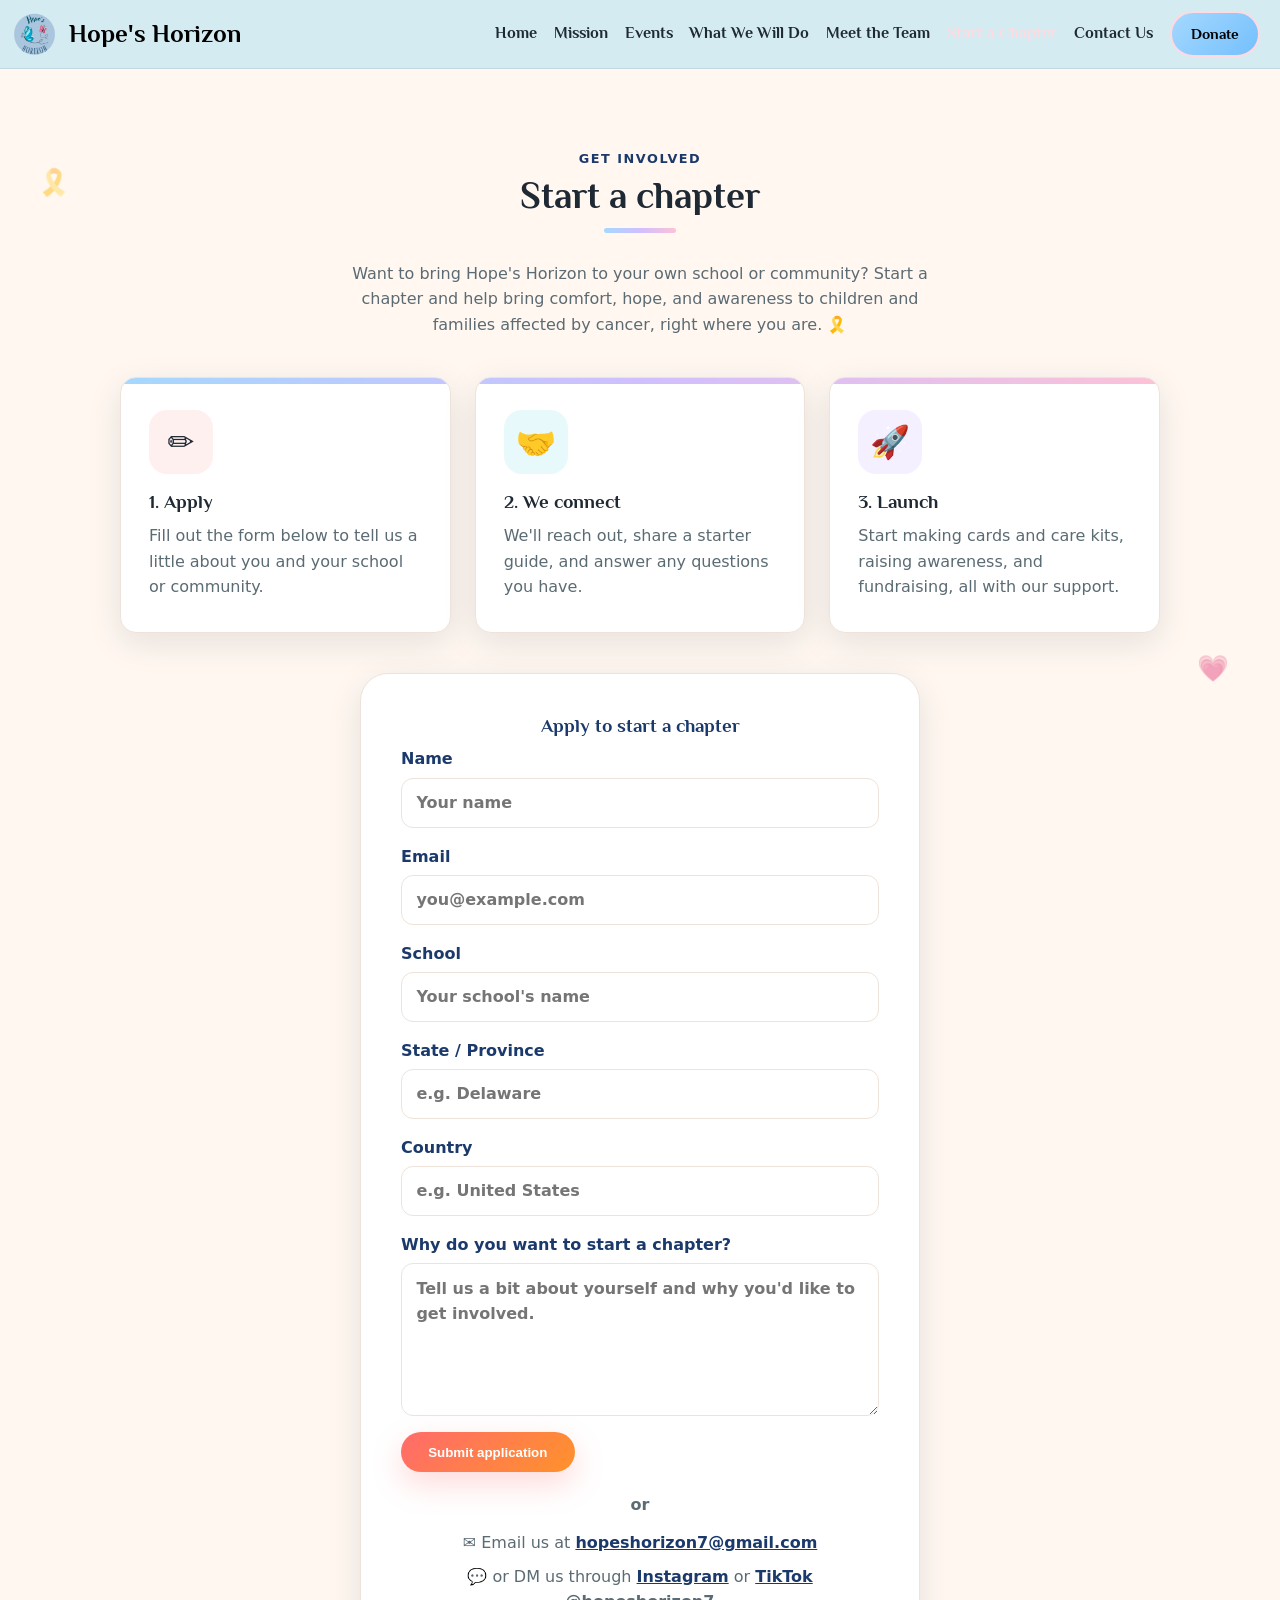
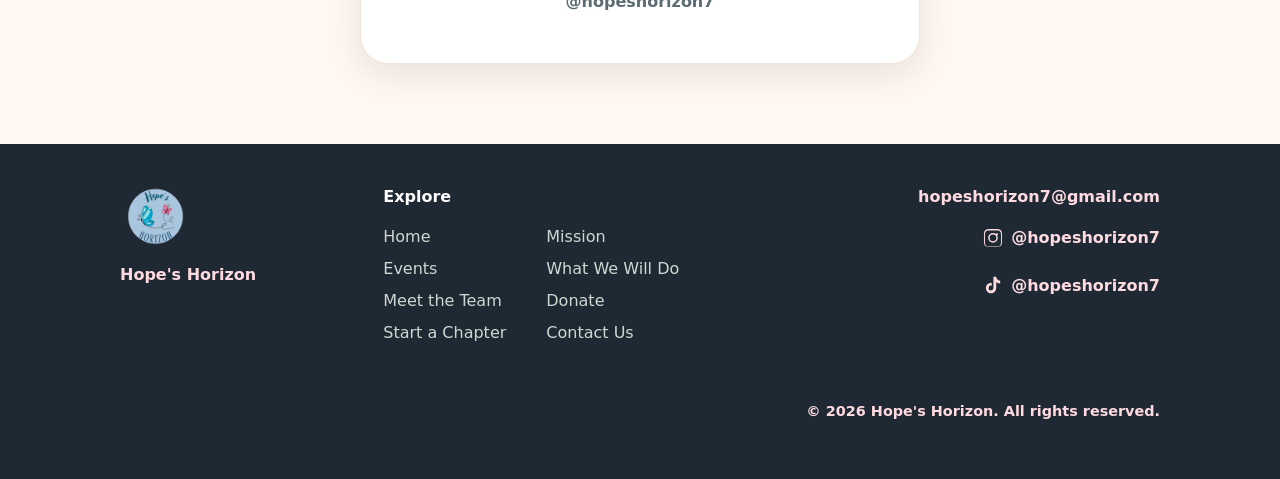
<file: website/start-a-chapter.html>
<!DOCTYPE html>
<html lang="en">
<head>
  <meta charset="UTF-8" />
  <meta name="viewport" content="width=device-width, initial-scale=1.0" />
  <title>Hope's Horizon | Start a Chapter</title>
  <meta name="description" content="Bring Hope's Horizon to your school or community and start your own chapter." />

  <link rel="icon" type="image/png" href="images/favicon.png?v=3" />
  <link rel="preconnect" href="https://fonts.googleapis.com" />
  <link rel="preconnect" href="https://fonts.gstatic.com" crossorigin />
  <link href="https://fonts.googleapis.com/css2?family=Philosopher:wght@400;700&display=swap" rel="stylesheet" />
  <link rel="stylesheet" href="styles.css" />
</head>
<body class="page-grad pg-chapter">
  <!-- ===== Loading screen ===== -->
  <div id="loader" class="loader" aria-hidden="true">
    <img src="images/logo.png" alt="Hope's Horizon" class="loader-logo" />
  </div>

  <!-- ===== Header / Navigation ===== -->
  <header class="site-header" id="top">
    <div class="container header-inner">
      <a href="index.html" class="logo" aria-label="Hope's Horizon home">
        <img class="logo-img" src="images/logo.png" alt="Hope's Horizon logo" />
        <span class="logo-text">Hope's&nbsp;Horizon</span>
      </a>

      <button class="nav-toggle" aria-label="Open menu" aria-expanded="false">
        <span></span><span></span><span></span>
      </button>

      <nav class="nav" id="nav">
        <a href="index.html">Home</a>
        <a href="mission.html">Mission</a>
        <a href="events.html">Events</a>
        <a href="what-we-will-do.html">What We Will Do</a>
        <a href="meet-the-team.html">Meet the Team</a>
        <a href="start-a-chapter.html" class="active">Start a Chapter</a>
        <a href="contact.html">Contact Us</a>
        <a href="donate.html" class="btn btn-small btn-donate">Donate</a>
      </nav>
    </div>
  </header>

  <main>
    <!-- ===== Start a Chapter ===== -->
    <section class="section" id="chapter">
      <div class="container">
        <p class="section-eyebrow center">Get involved</p>
        <h2 class="center">Start a chapter</h2>
        <p class="center muted" style="max-width:620px;margin:0 auto;">
          Want to bring Hope's Horizon to your own school or community? Start a
          chapter and help bring comfort, hope, and awareness to children and
          families affected by cancer, right where you are. 🎗️
        </p>

        <!-- How it works -->
        <div class="cards">
          <article class="card">
            <div class="card-icon" aria-hidden="true">✏️</div>
            <h3>1. Apply</h3>
            <p>Fill out the form below to tell us a little about you and your school or community.</p>
          </article>
          <article class="card">
            <div class="card-icon" aria-hidden="true">🤝</div>
            <h3>2. We connect</h3>
            <p>We'll reach out, share a starter guide, and answer any questions you have.</p>
          </article>
          <article class="card">
            <div class="card-icon" aria-hidden="true">🚀</div>
            <h3>3. Launch</h3>
            <p>Start making cards and care kits, raising awareness, and fundraising, all with our support.</p>
          </article>
        </div>

        <!-- Application form -->
        <div class="contact-bubble">
          <h3 style="margin-top:0;color:#1b3a6b;">Apply to start a chapter</h3>
          <!--
            Sends to hopeshorizon7@gmail.com via FormSubmit.
            First submission from the live site triggers a one-time confirmation email.
          -->
          <form class="contact-form" action="https://formsubmit.co/hopeshorizon7@gmail.com" method="POST">
            <input type="hidden" name="_subject" value="New chapter application from the Hope's Horizon website" />
            <input type="hidden" name="_captcha" value="false" />
            <input type="hidden" name="_template" value="table" />
            <input type="text" name="_honey" style="display:none" />

            <label>
              Name
              <input type="text" name="name" placeholder="Your name" required />
            </label>

            <label>
              Email
              <input type="email" name="email" placeholder="you@example.com" required />
            </label>

            <label>
              School
              <input type="text" name="school" placeholder="Your school's name" required />
            </label>

            <label>
              State / Province
              <input type="text" name="state" placeholder="e.g. Delaware" required />
            </label>

            <label>
              Country
              <input type="text" name="country" placeholder="e.g. United States" required />
            </label>

            <label>
              Why do you want to start a chapter?
              <textarea name="message" rows="5" placeholder="Tell us a bit about yourself and why you'd like to get involved." required></textarea>
            </label>

            <button type="submit" class="btn">Submit application</button>
          </form>

          <p class="contact-or">or</p>
          <p class="contact-alt">
            ✉️ Email us at
            <a href="https://mail.google.com/mail/?view=cm&amp;fs=1&amp;to=hopeshorizon7@gmail.com&amp;su=Start%20a%20Chapter%20-%20Hope's%20Horizon" target="_blank" rel="noopener">hopeshorizon7@gmail.com</a>
          </p>
          <p class="contact-alt">
            💬 or DM us through
            <a href="https://instagram.com/hopeshorizon7" target="_blank" rel="noopener">Instagram</a>
            or
            <a href="https://www.tiktok.com/@hopeshorizon7" target="_blank" rel="noopener">TikTok</a>
            <strong>@hopeshorizon7</strong>
          </p>
        </div>
      </div>
    </section>
  </main>

  <!-- ===== Footer ===== -->
  <footer class="site-footer">
    <div class="container footer-inner">
      <div class="footer-brand">
        <span class="logo">
          <img class="logo-img logo-img-footer" src="images/logo.png" alt="Hope's Horizon logo" />
        </span>
        <p class="footer-name">Hope's Horizon</p>
      </div>

      <nav class="footer-nav" aria-label="Footer navigation">
        <h4>Explore</h4>
        <a href="index.html">Home</a>
        <a href="mission.html">Mission</a>
        <a href="events.html">Events</a>
        <a href="what-we-will-do.html">What We Will Do</a>
        <a href="meet-the-team.html">Meet the Team</a>
        <a href="donate.html">Donate</a>
        <a href="start-a-chapter.html">Start a Chapter</a>
        <a href="contact.html">Contact Us</a>
      </nav>

      <div class="footer-contact">
        <p><a href="mailto:hopeshorizon7@gmail.com">hopeshorizon7@gmail.com</a></p>
        <p>
          <a class="social-link" href="https://instagram.com/hopeshorizon7" target="_blank" rel="noopener" aria-label="Hope's Horizon on Instagram">
            <svg class="social-icon" viewBox="0 0 24 24" width="22" height="22" fill="currentColor" aria-hidden="true">
              <path d="M12 2.16c3.2 0 3.58.01 4.85.07 1.17.05 1.8.25 2.23.41.56.22.96.48 1.38.9.42.42.68.82.9 1.38.16.42.36 1.06.41 2.23.06 1.27.07 1.65.07 4.85s-.01 3.58-.07 4.85c-.05 1.17-.25 1.8-.41 2.23-.22.56-.48.96-.9 1.38-.42.42-.82.68-1.38.9-.42.16-1.06.36-2.23.41-1.27.06-1.65.07-4.85.07s-3.58-.01-4.85-.07c-1.17-.05-1.8-.25-2.23-.41a3.72 3.72 0 0 1-1.38-.9 3.72 3.72 0 0 1-.9-1.38c-.16-.42-.36-1.06-.41-2.23C2.17 15.58 2.16 15.2 2.16 12s.01-3.58.07-4.85c.05-1.17.25-1.8.41-2.23.22-.56.48-.96.9-1.38.42-.42.82-.68 1.38-.9.42-.16 1.06-.36 2.23-.41C8.42 2.17 8.8 2.16 12 2.16zm0 1.62c-3.15 0-3.5.01-4.74.07-.94.04-1.45.2-1.79.33-.45.17-.77.38-1.11.72-.34.34-.55.66-.72 1.11-.13.34-.29.85-.33 1.79-.06 1.24-.07 1.59-.07 4.74s.01 3.5.07 4.74c.04.94.2 1.45.33 1.79.17.45.38.77.72 1.11.34.34.66.55 1.11.72.34.13.85.29 1.79.33 1.24.06 1.59.07 4.74.07s3.5-.01 4.74-.07c.94-.04 1.45-.2 1.79-.33.45-.17.77-.38 1.11-.72.34-.34.55-.66.72-1.11.13-.34.29-.85.33-1.79.06-1.24.07-1.59.07-4.74s-.01-3.5-.07-4.74c-.04-.94-.2-1.45-.33-1.79a2.98 2.98 0 0 0-.72-1.11 2.98 2.98 0 0 0-1.11-.72c-.34-.13-.85-.29-1.79-.33-1.24-.06-1.59-.07-4.74-.07zm0 2.76a5.3 5.3 0 1 1 0 10.6 5.3 5.3 0 0 1 0-10.6zm0 1.62a3.68 3.68 0 1 0 0 7.36 3.68 3.68 0 0 0 0-7.36zm5.5-.21a1.24 1.24 0 1 1-2.48 0 1.24 1.24 0 0 1 2.48 0z"/>
            </svg>
            <span>@hopeshorizon7</span>
          </a>
        </p>
        <p>
          <a class="social-link social-tiktok" href="https://www.tiktok.com/@hopeshorizon7" target="_blank" rel="noopener" aria-label="Hope's Horizon on TikTok">
            <svg class="social-icon" viewBox="0 0 24 24" width="22" height="22" fill="currentColor" aria-hidden="true">
              <path d="M16.6 5.82a4.28 4.28 0 0 1-1.05-2.82h-3.1v12.4a2.59 2.59 0 0 1-2.59 2.5 2.59 2.59 0 1 1 .79-5.05V9.69a5.7 5.7 0 0 0-.79-.06A5.69 5.69 0 1 0 15.55 15.3V9.01a7.34 7.34 0 0 0 4.28 1.37V7.28a4.28 4.28 0 0 1-3.23-1.46z"/>
            </svg>
            <span>@hopeshorizon7</span>
          </a>
        </p>
        <p class="muted small">© <span id="year">2026</span> Hope's Horizon. All rights reserved.</p>
      </div>
    </div>
  </footer>

  <script src="script.js"></script>
</body>
</html>
</file>
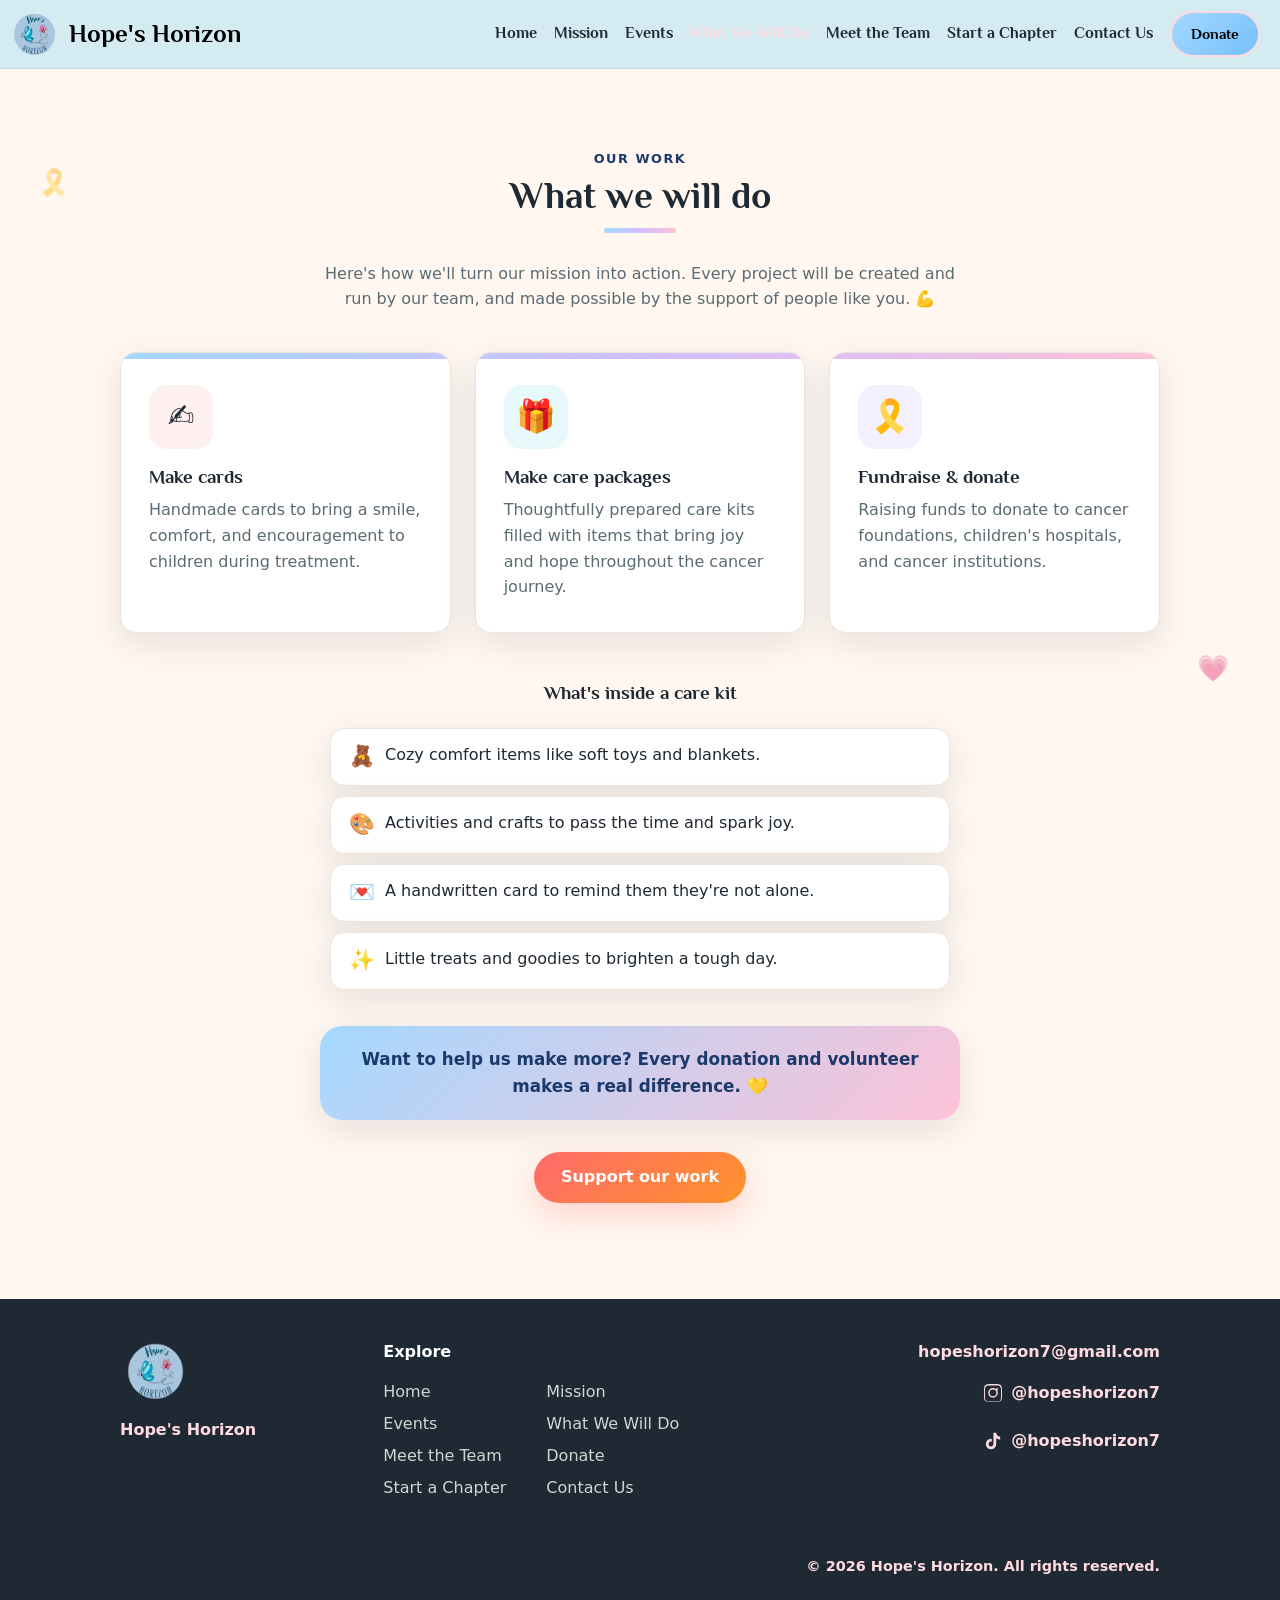
<file: website/what-we-will-do.html>
<!DOCTYPE html>
<html lang="en">
<head>
  <meta charset="UTF-8" />
  <meta name="viewport" content="width=device-width, initial-scale=1.0" />
  <title>Hope's Horizon | What We Will Do</title>
  <meta name="description" content="How Hope's Horizon supports children and families affected by cancer through care kits, awareness, and fundraising." />

  <link rel="icon" type="image/png" href="images/favicon.png?v=3" />
  <link rel="preconnect" href="https://fonts.googleapis.com" />
  <link rel="preconnect" href="https://fonts.gstatic.com" crossorigin />
  <link href="https://fonts.googleapis.com/css2?family=Philosopher:wght@400;700&display=swap" rel="stylesheet" />
  <link rel="stylesheet" href="styles.css" />
</head>
<body class="page-grad pg-work">
  <div id="loader" class="loader" aria-hidden="true">
    <img src="images/logo.png" alt="Hope's Horizon" class="loader-logo" />
  </div>

  <header class="site-header" id="top">
    <div class="container header-inner">
      <a href="index.html" class="logo" aria-label="Hope's Horizon home">
        <img class="logo-img" src="images/logo.png" alt="Hope's Horizon logo" />
        <span class="logo-text">Hope's&nbsp;Horizon</span>
      </a>
      <button class="nav-toggle" aria-label="Open menu" aria-expanded="false">
        <span></span><span></span><span></span>
      </button>
      <nav class="nav" id="nav">
        <a href="index.html">Home</a>
        <a href="mission.html">Mission</a>
        <a href="events.html">Events</a>
        <a href="what-we-will-do.html" class="active">What We Will Do</a>
        <a href="meet-the-team.html">Meet the Team</a>
        <a href="start-a-chapter.html">Start a Chapter</a>
        <a href="contact.html">Contact Us</a>
        <a href="donate.html" class="btn btn-small btn-donate">Donate</a>
      </nav>
    </div>
  </header>

  <main>
    <section class="section" id="work">
      <div class="container">
        <p class="section-eyebrow center">Our work</p>
        <h2 class="center">What we will do</h2>
        <p class="center muted page-intro">
          Here's how we'll turn our mission into action. Every project will be
          created and run by our team, and made possible by the support of people
          like you. 💪
        </p>

        <div class="cards">
          <article class="card">
            <div class="card-icon" aria-hidden="true">✍️</div>
            <h3>Make cards</h3>
            <p>Handmade cards to bring a smile, comfort, and encouragement to children during treatment.</p>
          </article>
          <article class="card">
            <div class="card-icon" aria-hidden="true">🎁</div>
            <h3>Make care packages</h3>
            <p>Thoughtfully prepared care kits filled with items that bring joy and hope throughout the cancer journey.</p>
          </article>
          <article class="card">
            <div class="card-icon" aria-hidden="true">🎗️</div>
            <h3>Fundraise &amp; donate</h3>
            <p>Raising funds to donate to cancer foundations, children's hospitals, and cancer institutions.</p>
          </article>
        </div>

        <h3 class="center" style="margin-top:3rem;">What's inside a care kit</h3>
        <ul class="feature-list">
          <li><span class="fi" aria-hidden="true">🧸</span> Cozy comfort items like soft toys and blankets.</li>
          <li><span class="fi" aria-hidden="true">🎨</span> Activities and crafts to pass the time and spark joy.</li>
          <li><span class="fi" aria-hidden="true">💌</span> A handwritten card to remind them they're not alone.</li>
          <li><span class="fi" aria-hidden="true">✨</span> Little treats and goodies to brighten a tough day.</li>
        </ul>

        <p class="callout">Want to help us make more? Every donation and volunteer makes a real difference. 💛</p>

        <p class="center" style="margin-top:2rem;">
          <a href="donate.html" class="btn">Support our work</a>
        </p>
      </div>
    </section>
  </main>

  <footer class="site-footer">
    <div class="container footer-inner">
      <div class="footer-brand">
        <span class="logo">
          <img class="logo-img logo-img-footer" src="images/logo.png" alt="Hope's Horizon logo" />
        </span>
        <p class="footer-name">Hope's Horizon</p>
      </div>

      <nav class="footer-nav" aria-label="Footer navigation">
        <h4>Explore</h4>
        <a href="index.html">Home</a>
        <a href="mission.html">Mission</a>
        <a href="events.html">Events</a>
        <a href="what-we-will-do.html">What We Will Do</a>
        <a href="meet-the-team.html">Meet the Team</a>
        <a href="donate.html">Donate</a>
        <a href="start-a-chapter.html">Start a Chapter</a>
        <a href="contact.html">Contact Us</a>
      </nav>

      <div class="footer-contact">
        <p><a href="mailto:hopeshorizon7@gmail.com">hopeshorizon7@gmail.com</a></p>
        <p>
          <a class="social-link" href="https://instagram.com/hopeshorizon7" target="_blank" rel="noopener" aria-label="Hope's Horizon on Instagram">
            <svg class="social-icon" viewBox="0 0 24 24" width="22" height="22" fill="currentColor" aria-hidden="true">
              <path d="M12 2.16c3.2 0 3.58.01 4.85.07 1.17.05 1.8.25 2.23.41.56.22.96.48 1.38.9.42.42.68.82.9 1.38.16.42.36 1.06.41 2.23.06 1.27.07 1.65.07 4.85s-.01 3.58-.07 4.85c-.05 1.17-.25 1.8-.41 2.23-.22.56-.48.96-.9 1.38-.42.42-.82.68-1.38.9-.42.16-1.06.36-2.23.41-1.27.06-1.65.07-4.85.07s-3.58-.01-4.85-.07c-1.17-.05-1.8-.25-2.23-.41a3.72 3.72 0 0 1-1.38-.9 3.72 3.72 0 0 1-.9-1.38c-.16-.42-.36-1.06-.41-2.23C2.17 15.58 2.16 15.2 2.16 12s.01-3.58.07-4.85c.05-1.17.25-1.8.41-2.23.22-.56.48-.96.9-1.38.42-.42.82-.68 1.38-.9.42-.16 1.06-.36 2.23-.41C8.42 2.17 8.8 2.16 12 2.16zm0 1.62c-3.15 0-3.5.01-4.74.07-.94.04-1.45.2-1.79.33-.45.17-.77.38-1.11.72-.34.34-.55.66-.72 1.11-.13.34-.29.85-.33 1.79-.06 1.24-.07 1.59-.07 4.74s.01 3.5.07 4.74c.04.94.2 1.45.33 1.79.17.45.38.77.72 1.11.34.34.66.55 1.11.72.34.13.85.29 1.79.33 1.24.06 1.59.07 4.74.07s3.5-.01 4.74-.07c.94-.04 1.45-.2 1.79-.33.45-.17.77-.38 1.11-.72.34-.34.55-.66.72-1.11.13-.34.29-.85.33-1.79.06-1.24.07-1.59.07-4.74s-.01-3.5-.07-4.74c-.04-.94-.2-1.45-.33-1.79a2.98 2.98 0 0 0-.72-1.11 2.98 2.98 0 0 0-1.11-.72c-.34-.13-.85-.29-1.79-.33-1.24-.06-1.59-.07-4.74-.07zm0 2.76a5.3 5.3 0 1 1 0 10.6 5.3 5.3 0 0 1 0-10.6zm0 1.62a3.68 3.68 0 1 0 0 7.36 3.68 3.68 0 0 0 0-7.36zm5.5-.21a1.24 1.24 0 1 1-2.48 0 1.24 1.24 0 0 1 2.48 0z"/>
            </svg>
            <span>@hopeshorizon7</span>
          </a>
        </p>
        <p>
          <a class="social-link social-tiktok" href="https://www.tiktok.com/@hopeshorizon7" target="_blank" rel="noopener" aria-label="Hope's Horizon on TikTok">
            <svg class="social-icon" viewBox="0 0 24 24" width="22" height="22" fill="currentColor" aria-hidden="true">
              <path d="M16.6 5.82a4.28 4.28 0 0 1-1.05-2.82h-3.1v12.4a2.59 2.59 0 0 1-2.59 2.5 2.59 2.59 0 1 1 .79-5.05V9.69a5.7 5.7 0 0 0-.79-.06A5.69 5.69 0 1 0 15.55 15.3V9.01a7.34 7.34 0 0 0 4.28 1.37V7.28a4.28 4.28 0 0 1-3.23-1.46z"/>
            </svg>
            <span>@hopeshorizon7</span>
          </a>
        </p>
        <p class="muted small">© <span id="year">2026</span> Hope's Horizon. All rights reserved.</p>
      </div>
    </div>
  </footer>

  <script src="script.js"></script>
</body>
</html>
</file>
<file: website/styles.css>
/* ===== Design tokens ===== */
:root {
  /* Core brand */
  --brand:        #0ca678;   /* vivid teal-green */
  --brand-dark:   #087f5b;

  /* Vibrant accent palette */
  --c-coral:      #ff6b6b;
  --c-orange:     #ff922b;
  --c-yellow:     #ffd43b;
  --c-green:      #51cf66;
  --c-cyan:       #22b8cf;
  --c-blue:       #4dabf7;
  --c-purple:     #9775fa;
  --c-pink:       #f06595;

  --ink:          #1f2933;
  --muted:        #5b6b73;
  --bg:           #ffffff;
  --bg-alt:       #fff7f0;   /* warm off-white */
  --border:       #eee3da;
  --radius:       16px;
  --shadow:       0 10px 35px rgba(20, 40, 60, 0.10);
  --shadow-color: 0 12px 30px rgba(255, 107, 107, 0.25);
  --maxw:         1080px;
  --font:         system-ui, -apple-system, "Segoe UI", Roboto, Helvetica, Arial, sans-serif;

  /* Reusable gradients */
  --grad-warm:  linear-gradient(135deg, #ff6b6b, #ff922b);
  --grad-cool:  linear-gradient(135deg, #22b8cf, #4dabf7);
  --grad-fun:   linear-gradient(135deg, #9775fa, #f06595);
  --grad-brand: linear-gradient(135deg, #0ca678, #22b8cf);
  --grad-rainbow: linear-gradient(120deg, #ff6b6b, #ff922b, #ffd43b, #51cf66, #22b8cf, #9775fa);
}

/* ===== Loading screen ===== */
.loader {
  position: fixed; inset: 0; z-index: 1000;
  background: #d4ebf2;
  display: flex; align-items: center; justify-content: center;
  opacity: 1; transition: opacity .45s ease;
}
.loader.hidden { opacity: 0; pointer-events: none; }

/* ===== Cute decorative accents (ribbons, hearts, sparkles) ===== */
.decor { position: fixed; inset: 0; pointer-events: none; z-index: 5; overflow: hidden; }
.decor span {
  position: absolute;
  font-size: clamp(1.2rem, 2vw, 1.8rem);
  opacity: .45;
  animation: floaty 7s ease-in-out infinite;
  will-change: transform;
}
@keyframes floaty {
  0%, 100% { transform: translateY(0) rotate(-6deg); }
  50%      { transform: translateY(-14px) rotate(6deg); }
}
@media (max-width: 760px) { .decor { display: none; } }
.loader-logo {
  width: 150px; height: auto;
  animation: loaderPulse 1.1s ease-in-out infinite;
}
@keyframes loaderPulse {
  0%, 100% { transform: scale(1);    opacity: .85; }
  50%      { transform: scale(1.08); opacity: 1; }
}

/* ===== Reset / base ===== */
*, *::before, *::after { box-sizing: border-box; }
html { scroll-behavior: smooth; }
body {
  margin: 0;
  font-family: var(--font);
  color: var(--ink);
  background: var(--bg);
  line-height: 1.6;
  -webkit-font-smoothing: antialiased;
}
h1, h2, h3 { line-height: 1.2; margin: 0 0 .5em; font-family: 'Philosopher', 'Segoe UI', serif; }
h1 { font-size: clamp(2.2rem, 6vw, 3.6rem); letter-spacing: -.02em; }
h2 { font-size: clamp(1.6rem, 3.5vw, 2.3rem); margin-bottom: .75em; }
h3 { font-size: 1.2rem; }
p  { margin: 0 0 1rem; }
a  { color: var(--brand-dark); text-decoration: none; }
a:hover { text-decoration: underline; }
img { max-width: 100%; display: block; }

.container { width: 100%; max-width: var(--maxw); margin: 0 auto; padding: 0 1.25rem; }
.narrow { max-width: 720px; }
.center { text-align: center; }
.muted  { color: var(--muted); }
.small  { font-size: .9rem; }

/* Gradient text accent */
.accent {
  background: var(--grad-warm);
  -webkit-background-clip: text;
  background-clip: text;
  -webkit-text-fill-color: transparent;
  color: var(--c-coral); /* fallback */
}

/* Colorful underline under section headings */
.section h2.center, .cta h2, #mission h2 { position: relative; }
.section h2.center::after {
  content: "";
  display: block;
  width: 72px; height: 5px;
  margin: .6rem auto 0;
  border-radius: 999px;
  background: linear-gradient(90deg, #a5d8ff, #d0bfff, #fcc2d7);
}

/* ===== Buttons ===== */
.btn {
  display: inline-block;
  background: var(--grad-warm);
  color: #fff;
  padding: .8rem 1.7rem;
  border-radius: 999px;
  font-weight: 700;
  border: 0;
  box-shadow: var(--shadow-color);
  transition: transform .12s ease, box-shadow .2s ease, filter .2s ease;
}
.btn:hover { text-decoration: none; transform: translateY(-2px); filter: brightness(1.05); box-shadow: 0 16px 34px rgba(255,107,107,.35); }
.btn-ghost { background: #fff; color: var(--brand-dark); border: 2px solid var(--brand); box-shadow: none; }
.btn-ghost:hover { background: rgb(255,218,224); color: #1b3a6b; border-color: rgb(255,218,224); }
.btn-small { padding: .55rem 1.2rem; font-size: .95rem; box-shadow: none; }

/* Pink donate buttons */
.btn-donate, .cta .btn-donate {
  background: linear-gradient(135deg, #a5d8ff, #74c0fc);
  color: #1b3a6b;
  box-shadow: none;
  border: 2px solid rgb(255,218,224);
}
.btn-donate:hover, .cta .btn-donate:hover {
  background: linear-gradient(135deg, #8fcdff, #5bb0fa);
  color: #1b3a6b;
  filter: none;
}
.btn-large { padding: 1rem 2.5rem; font-size: 1.1rem; }

/* ===== Header ===== */
.site-header {
  position: sticky; top: 0; z-index: 50;
  background: #d4ebf2;
  backdrop-filter: blur(8px);
  border-bottom: 1px solid rgba(0,0,0,.08);
}
.header-inner { display: flex; align-items: center; justify-content: space-between; height: 68px; max-width: none; padding-left: .5rem; }
.logo { display: inline-flex; align-items: center; gap: .5rem; font-weight: 800; font-size: 1.15rem; color: var(--ink); }
.logo:hover { text-decoration: none; }
.logo-img { height: 48px; width: auto; display: block; }
.logo-img-footer { height: 64px; }
.logo-text { font-family: 'Philosopher', 'Segoe UI', serif; font-weight: 700; font-size: 1.55rem; color: #000; }
.logo-mark {
  font-size: 1.3rem;
  background: var(--grad-fun);
  -webkit-background-clip: text;
  background-clip: text;
  -webkit-text-fill-color: transparent;
  color: var(--c-pink);
}
.nav { display: flex; align-items: center; gap: 1.05rem; }
.nav a { color: var(--ink); font-weight: 700; font-family: 'Philosopher', 'Segoe UI', serif; }
.nav a:hover { color: rgb(255,218,224); text-decoration: none; }
.nav a.active { color: rgb(255,218,224); font-weight: 700; }
.nav a.btn.active { color: #1b3a6b; } /* keep donate button text readable */
.nav a.btn { color: #fff; }
.nav a.btn.btn-donate { color: #000; font-weight: 700; }

.nav-toggle { display: none; flex-direction: column; gap: 5px; background: none; border: 0; cursor: pointer; padding: 8px; }
.nav-toggle span { width: 24px; height: 2px; background: var(--ink); border-radius: 2px; transition: .2s; }

/* ===== Hero ===== */
.hero {
  position: relative;
  overflow: hidden;
  color: #fff;
  background:
    url("images/community.svg") bottom center / min(1200px, 130%) auto no-repeat,
    linear-gradient(135deg, #845ef7 0%, #5c7cfa 30%, #22b8cf 65%, #0ca678 100%);
  padding: clamp(3.5rem, 9vw, 6.5rem) 0;
}
/* soft glow blobs for extra color depth */
.hero::before, .hero::after {
  content: "";
  position: absolute;
  width: 420px; height: 420px;
  border-radius: 50%;
  filter: blur(40px);
  opacity: .45;
  pointer-events: none;
}
.hero::before { background: var(--c-pink);   top: -120px; right: -80px; }
.hero::after  { background: var(--c-yellow); bottom: -160px; left: -100px; opacity: .35; }
.hero-inner { position: relative; z-index: 1; max-width: 760px; }
.hero-grid {
  max-width: 920px;
  display: grid;
  grid-template-columns: auto 1fr;
  gap: 2.5rem;
  align-items: center;
}
.hero-logo {
  display: flex; flex-direction: column; align-items: center; gap: .7rem;
  transform: translateX(-1in);
}
.hero-logo-name {
  margin: 0;
  font-family: 'Philosopher', 'Segoe UI', serif;
  font-weight: 700; font-size: 1.6rem; color: #fff;
}
.hero-logo-box {
  width: 230px; height: 230px; flex-shrink: 0;
  display: flex; align-items: center; justify-content: center;
  border: 4px solid rgb(255,218,224);
  border-radius: 50%;
  overflow: hidden;
}
.hero-logo-box img { height: 100%; width: auto; max-width: none; }
@media (max-width: 680px) {
  .hero-grid { grid-template-columns: 1fr; justify-items: center; text-align: center; }
  .hero-logo { transform: none; }
  .hero-logo-box { width: 170px; height: 170px; }
  .hero-text .hero-actions { justify-content: center; }
}
.hero h1 { color: #fff; font-family: 'Philosopher', 'Segoe UI', serif; }
.hero .accent { -webkit-text-fill-color: rgb(255,218,224); color: rgb(255,218,224); background: none; }
.eyebrow {
  display: inline-block;
  text-transform: uppercase; letter-spacing: .12em; font-size: .78rem; font-weight: 700;
  color: #1b3a6b;
  background: rgb(255,218,224);
  padding: .35rem .9rem; border-radius: 999px;
  margin-bottom: 1.1rem;
}
.lead { font-size: 1.2rem; color: rgba(255,255,255,.92); max-width: 600px; }
.hero-actions { display: flex; gap: 1rem; flex-wrap: wrap; margin-top: 1.75rem; }
.hero .btn-ghost { background: rgba(255,255,255,.12); color: #fff; border-color: rgb(255,218,224); }
.hero .btn-ghost:hover { background: rgb(255,218,224); color: #1b3a6b; border-color: rgb(255,218,224); }

/* ===== Sections ===== */
.section { padding: clamp(3rem, 7vw, 5rem) 0; }
.section.alt { background: var(--bg-alt); }
/* keep section tops clear of the sticky header when jumping via nav links */
section[id] { scroll-margin-top: 80px; }
#mission { background: #fff; }
#work { background: linear-gradient(135deg, #d4ebf2 0%, #a9c7e8 45%, #f6b8cd 100%); }

/* ===== Per-page backgrounds (home page is left unchanged) ===== */
.page-grad { background: var(--bg-alt); }
/* let the cream page background show through the content sections */
.page-grad #mission,
.page-grad #work,
.page-grad .section.alt { background: transparent; }
.mission-grid {
  display: grid;
  grid-template-columns: 1fr 1fr;
  gap: 2.5rem;
  align-items: center;
}
.mission-img {
  width: 100%; height: auto;
  border-radius: var(--radius);
  border: 4px solid #a5d8ff;
  box-shadow: var(--shadow);
}
.mission-text h2::after {
  content: ""; display: block;
  width: 72px; height: 5px; margin: .6rem 0 0;
  border-radius: 999px; background: linear-gradient(90deg, #a5d8ff, #d0bfff, #fcc2d7);
}
@media (max-width: 760px) {
  .mission-grid { grid-template-columns: 1fr; gap: 1.5rem; }
}

/* ===== Cards ===== */
.cards { display: grid; grid-template-columns: repeat(auto-fit, minmax(240px, 1fr)); gap: 1.5rem; margin-top: 2.5rem; }
.card {
  position: relative;
  background: var(--bg); border: 1px solid var(--border); border-radius: var(--radius);
  padding: 2rem 1.75rem; box-shadow: var(--shadow);
  overflow: hidden;
  transition: transform .15s ease, box-shadow .2s ease;
}
.card:hover { transform: translateY(-6px); box-shadow: 0 18px 40px rgba(20,40,60,.14); }
/* colored top stripe per card */
.card::before { content: ""; position: absolute; top: 0; left: 0; right: 0; height: 6px; }
.card:nth-child(1)::before { background: var(--grad-warm); }
.card:nth-child(2)::before { background: var(--grad-cool); }
.card:nth-child(3)::before { background: var(--grad-fun); }
/* Start a Chapter step cards: one continuous blue -> purple -> pink gradient
   spanning all three bars (left blue, middle purple, right pink, blended) */
#chapter .card::before {
  background-image: linear-gradient(90deg, #a5d8ff, #d0bfff, #fcc2d7);
  background-size: 300% 100%;
}
#chapter .card:nth-child(1)::before { background-position: left center; }
#chapter .card:nth-child(2)::before { background-position: center center; }
#chapter .card:nth-child(3)::before { background-position: right center; }
/* What We Will Do cards: same blended blue -> purple -> pink gradient */
#work .card::before {
  background-image: linear-gradient(90deg, #a5d8ff, #d0bfff, #fcc2d7);
  background-size: 300% 100%;
}
#work .card:nth-child(1)::before { background-position: left center; }
#work .card:nth-child(2)::before { background-position: center center; }
#work .card:nth-child(3)::before { background-position: right center; }
/* Start a Chapter reason cards: same blended gradient */
#start-chapter .card::before {
  background-image: linear-gradient(90deg, #a5d8ff, #d0bfff, #fcc2d7);
  background-size: 300% 100%;
}
#start-chapter .card:nth-child(1)::before { background-position: left center; }
#start-chapter .card:nth-child(2)::before { background-position: center center; }
#start-chapter .card:nth-child(3)::before { background-position: right center; }
/* Light blue "Start a chapter" and "Get directions" buttons */
#start-chapter .btn,
#where .btn,
.event-actions .btn:not(.btn-ghost) {
  background: linear-gradient(135deg, #a5d8ff, #74c0fc);
  color: #1b3a6b;
  box-shadow: 0 12px 30px rgba(116,192,252,.3);
}
.card-icon {
  display: inline-flex; align-items: center; justify-content: center;
  width: 64px; height: 64px; border-radius: 18px;
  font-size: 2rem; margin-bottom: 1rem;
}
.card:nth-child(1) .card-icon { background: #fff0f0; }
.card:nth-child(2) .card-icon { background: #e7f9fb; }
.card:nth-child(3) .card-icon { background: #f5f0ff; }
.card p { color: var(--muted); margin: 0; }
.card.linkcard { display: block; text-decoration: none; color: inherit; }
.card.linkcard:hover { text-decoration: none; }
.card.linkcard h3 { color: var(--ink); }

/* ===== Stats ===== */
.stats { display: grid; grid-template-columns: repeat(auto-fit, minmax(150px, 1fr)); gap: 1.25rem; margin-top: 2.5rem; text-align: center; }
.stat {
  padding: 1.5rem 1rem;
  border-radius: var(--radius);
  color: #fff;
}
.stat:nth-child(1) { background: var(--grad-warm); }
.stat:nth-child(2) { background: var(--grad-cool); }
.stat:nth-child(3) { background: var(--grad-fun); }
.stat:nth-child(4) { background: var(--grad-brand); }
.stat-num { display: block; font-size: clamp(1.8rem, 4vw, 2.6rem); font-weight: 800; color: #fff; }
.stat-label { color: rgba(255,255,255,.92); font-weight: 600; }

/* ===== CTA ===== */
.cta {
  position: relative; overflow: hidden;
  background: linear-gradient(135deg, #d4ebf2 0%, #a9c7e8 45%, #f6b8cd 100%);
  color: #1b3a6b; padding: clamp(3rem, 7vw, 5rem) 0;
}
.cta h2 { color: #1b3a6b; }
.cta p { color: #2a4a78; }
.cta .btn { background: #fff; color: #1b3a6b; box-shadow: 0 12px 30px rgba(0,0,0,.12); }
.cta .btn:hover { background: #fff; color: #11264a; }
.fine { font-size: .85rem; color: #3a5a88; margin-top: 1rem; }
.coming-soon {
  display: inline-block;
  background: rgb(255,218,224);
  color: #1b3a6b;
  font-weight: 800;
  padding: .3rem .9rem;
  border-radius: 999px;
}

/* ===== Meet the Team ===== */
.team-grid {
  display: grid;
  grid-template-columns: repeat(3, 1fr);
  gap: 1.5rem;
  margin-top: 2.5rem;
}
@media (max-width: 760px) { .team-grid { grid-template-columns: repeat(2, 1fr); } }
@media (max-width: 480px) { .team-grid { grid-template-columns: 1fr; } }
.team-card {
  background: #fff; border: 1px solid var(--border); border-radius: var(--radius);
  padding: 1.35rem 1.15rem; box-shadow: var(--shadow); text-align: center;
}
.team-photo {
  width: 76px; height: 76px; margin: 0 auto .75rem;
  border-radius: 50%;
  background: #d4ebf2;
  display: flex; align-items: center; justify-content: center;
  font-size: 1.9rem;
}
/* Pastel rainbow circles, in order */
.team-grid .team-card:nth-child(1) .team-photo { background: rgb(243, 207, 198); }
.team-grid .team-card:nth-child(2) .team-photo { background: rgb(250, 200, 152); }
.team-grid .team-card:nth-child(3) .team-photo { background: rgb(255, 250, 160); }
.team-grid .team-card:nth-child(4) .team-photo { background: rgb(175, 225, 175); }
.team-grid .team-card:nth-child(5) .team-photo { background: #D3EEFF; }
.team-grid .team-card:nth-child(6) .team-photo { background: rgb(204, 204, 255); }
.team-card h3 { margin-bottom: .15rem; font-size: 1.05rem; }
.team-role { color: var(--brand-dark); font-weight: 600; margin-bottom: .6rem; font-size: .85rem; }
.team-card p { color: var(--muted); font-size: .82rem; line-height: 1.5; }
.team-card .team-role { color: var(--brand-dark); }

/* ===== Callout (cute highlighted note) ===== */
.callout {
  max-width: 640px; margin: 2.25rem auto 0;
  background: rgb(255,218,224); color: #1b3a6b;
  border-radius: 22px; padding: 1.25rem 1.6rem;
  text-align: center; font-weight: 600; font-size: 1.05rem;
  box-shadow: var(--shadow);
}
/* Meet the Team callout: blue -> pink gradient */
#team .callout { background: linear-gradient(135deg, #a5d8ff, #fcc2d7); color: #1b3a6b; }
/* Event callout: blue -> pink gradient */
#event .callout { background: linear-gradient(135deg, #a5d8ff, #fcc2d7); color: #1b3a6b; }
/* Mission callout: blue -> pink gradient */
#mission .callout { background: linear-gradient(135deg, #a5d8ff, #fcc2d7); color: #1b3a6b; }
/* What We Will Do callout: blue -> pink gradient */
#work .callout { background: linear-gradient(135deg, #a5d8ff, #fcc2d7); color: #1b3a6b; }

.page-intro { max-width: 640px; margin: 0 auto; }
.feature-list { max-width: 620px; margin: 1.5rem auto 0; display: grid; gap: .6rem; padding: 0; list-style: none; }
.feature-list li {
  background: #fff; border: 1px solid var(--border); border-radius: 14px;
  padding: .85rem 1.1rem; display: flex; gap: .65rem; align-items: flex-start;
  box-shadow: var(--shadow);
}
.feature-list li span.fi { font-size: 1.3rem; line-height: 1.4; }

/* ===== Contact form ===== */
.contact-bubble {
  max-width: 560px; margin: 2.5rem auto 0;
  background: #fff; border: 1px solid var(--border);
  border-radius: 28px; padding: clamp(1.5rem, 4vw, 2.5rem);
  box-shadow: var(--shadow);
}
.contact-form { display: grid; gap: 1rem; }
.contact-form label { display: grid; gap: .35rem; font-weight: 600; color: #1b3a6b; }
.contact-form input,
.contact-form textarea {
  font: inherit; color: var(--ink);
  padding: .7rem .9rem;
  border: 1.5px solid var(--border); border-radius: 12px;
  background: #fff; width: 100%;
}
.contact-form input:focus,
.contact-form textarea:focus {
  outline: none; border-color: #4dabf7;
  box-shadow: 0 0 0 3px rgba(77,171,247,.2);
}
.contact-form textarea { resize: vertical; }
.contact-form button { justify-self: start; cursor: pointer; }
#contact .contact-form button {
  background: linear-gradient(135deg, #4dabf7, #9775fa);
  color: #fff;
  box-shadow: 0 12px 30px rgba(135,117,250,.3);
}
.contact-or { text-align: center; color: var(--muted); font-weight: 600; margin: 1.25rem 0 .75rem; }
.contact-bubble { text-align: center; }
.contact-form { text-align: left; }
.contact-alt { margin: .5rem 0; color: var(--muted); }
.contact-alt a { color: #1b3a6b; font-weight: 700; text-decoration: underline; }
.contact-alt a:hover { color: #e89ab8; }

/* ===== Calendar ===== */
.calendar {
  max-width: 380px; margin: 2rem auto 0;
  background: #fff; border: 1px solid var(--border); border-radius: var(--radius);
  box-shadow: var(--shadow); padding: 1.25rem;
}
.cal-header { text-align: center; font-weight: 800; color: #1b3a6b; font-size: 1.2rem; margin-bottom: .75rem; }
.cal-grid { display: grid; grid-template-columns: repeat(7, 1fr); gap: .25rem; }
.cal-dow { text-align: center; font-size: .7rem; font-weight: 700; color: var(--muted); text-transform: uppercase; padding: .25rem 0; }
.cal-day { text-align: center; padding: .5rem 0; border-radius: 8px; font-size: .9rem; }
.cal-day.cal-event { background: rgb(255,218,224); color: #1b3a6b; font-weight: 800; }
.cal-note { text-align: center; margin: 1rem 0 0; font-weight: 600; color: #1b3a6b; }

/* ===== Upcoming Event ===== */
.section-eyebrow {
  text-transform: uppercase; letter-spacing: .12em; font-weight: 700;
  font-size: .8rem; color: #1b3a6b; margin: 0 0 .3rem;
}
.event-card {
  display: flex; align-items: stretch;
  max-width: 860px; margin: 2.5rem auto 0;
  background: #fff; border: 1px solid var(--border); border-radius: var(--radius);
  box-shadow: var(--shadow); overflow: hidden;
}
.event-date {
  flex: 0 0 140px;
  display: flex; flex-direction: column; align-items: center; justify-content: center;
  background: var(--grad-cool); color: #fff; text-align: center;
}
.event-month { text-transform: uppercase; letter-spacing: .1em; font-weight: 700; font-size: 1.1rem; }
.event-day { font-size: 3.4rem; font-weight: 800; line-height: 1; }
.event-body { padding: 1.9rem; }
.event-body h3 { font-size: 1.45rem; margin-bottom: .2rem; }
.event-host { color: var(--muted); margin-bottom: 1rem; }
.event-host a { color: var(--brand-dark); text-decoration: underline; }
.event-host a:hover { color: #e89ab8; }
.event-host strong { color: var(--brand-dark); }
.event-meta { list-style: none; padding: 0; margin: 0 0 1.1rem; display: grid; gap: .45rem; }
.event-meta li { display: flex; gap: .55rem; align-items: center; font-weight: 500; }
.event-actions { display: flex; gap: .75rem; flex-wrap: wrap; margin-top: 1.25rem; }

@media (max-width: 640px) {
  .event-card { flex-direction: column; }
  .event-date { flex-basis: auto; flex-direction: row; gap: .6rem; padding: 1rem; }
  .event-day { font-size: 2rem; }
}

/* Event flyer image */
.event-flyer { max-width: 480px; margin: 2.5rem auto 0; text-align: center; }
.event-flyer img {
  width: 100%; height: auto; border-radius: var(--radius);
  border: 1px solid var(--border); box-shadow: var(--shadow);
  transition: transform .15s ease, box-shadow .2s ease;
}
.event-flyer a:hover img { transform: translateY(-4px); box-shadow: 0 18px 40px rgba(20,40,60,.18); }
.event-flyer figcaption { margin-top: .6rem; }

/* Event card + flyer side by side */
.event-row {
  display: flex; gap: 1.75rem; align-items: flex-start; flex-wrap: wrap;
  max-width: 980px; margin: 2.5rem auto 0;
}
.event-row .event-card { margin: 0; flex: 1 1 380px; max-width: none; }
.event-row .event-flyer { margin: 0; flex: 0 0 280px; max-width: 280px; }
@media (max-width: 760px) {
  .event-row { gap: 1.25rem; }
  .event-row .event-flyer { flex-basis: 100%; max-width: 480px; margin: 0 auto; }
}

/* ===== Footer ===== */
.site-footer { background: var(--ink); color: #cdd8d3; padding: 2.5rem 0; }
.footer-inner { display: flex; flex-wrap: wrap; gap: 1.5rem; justify-content: space-between; align-items: flex-start; }
.site-footer .logo { color: #fff; }
.footer-name { color: rgb(255,218,224); font-weight: 800; margin-top: .4rem; }
.site-footer a { color: rgb(255,218,224); }
.footer-contact .muted { color: rgb(255,218,224); }
.footer-nav { display: grid; grid-template-columns: repeat(2, auto); gap: .4rem 2.5rem; align-content: start; }
.footer-nav h4 { grid-column: 1 / -1; color: #fff; margin: 0 0 .5rem; font-size: 1rem; }
.footer-nav a { color: #cdd8d3; font-weight: 500; }
.footer-nav a:hover { color: rgb(255,218,224); text-decoration: none; }

.footer-contact { text-align: right; }
.footer-contact, .footer-contact a, .footer-contact .muted { font-weight: 700; }
.footer-contact .small { margin-top: 1in; }
.social-link {
  display: inline-flex; align-items: center; gap: .45rem;
  color: rgb(255,218,224); font-weight: 600;
}
.social-link:hover { color: #fff; text-decoration: none; }
.social-icon { flex: 0 0 auto; }
@media (max-width: 600px) {
  .footer-contact { text-align: left; }
  .social-link { justify-content: flex-start; }
}

/* ===== Mobile nav ===== */
@media (max-width: 760px) {
  .nav-toggle { display: flex; }
  .nav {
    position: absolute; top: 68px; left: 0; right: 0;
    flex-direction: column; align-items: stretch; gap: 0;
    background: var(--bg); border-bottom: 1px solid var(--border);
    padding: .5rem 1.25rem 1rem;
    display: none;
  }
  .nav.open { display: flex; }
  .nav a { padding: .75rem 0; border-bottom: 1px solid var(--border); }
  .nav a.btn { text-align: center; margin-top: .75rem; }
}
</file>
